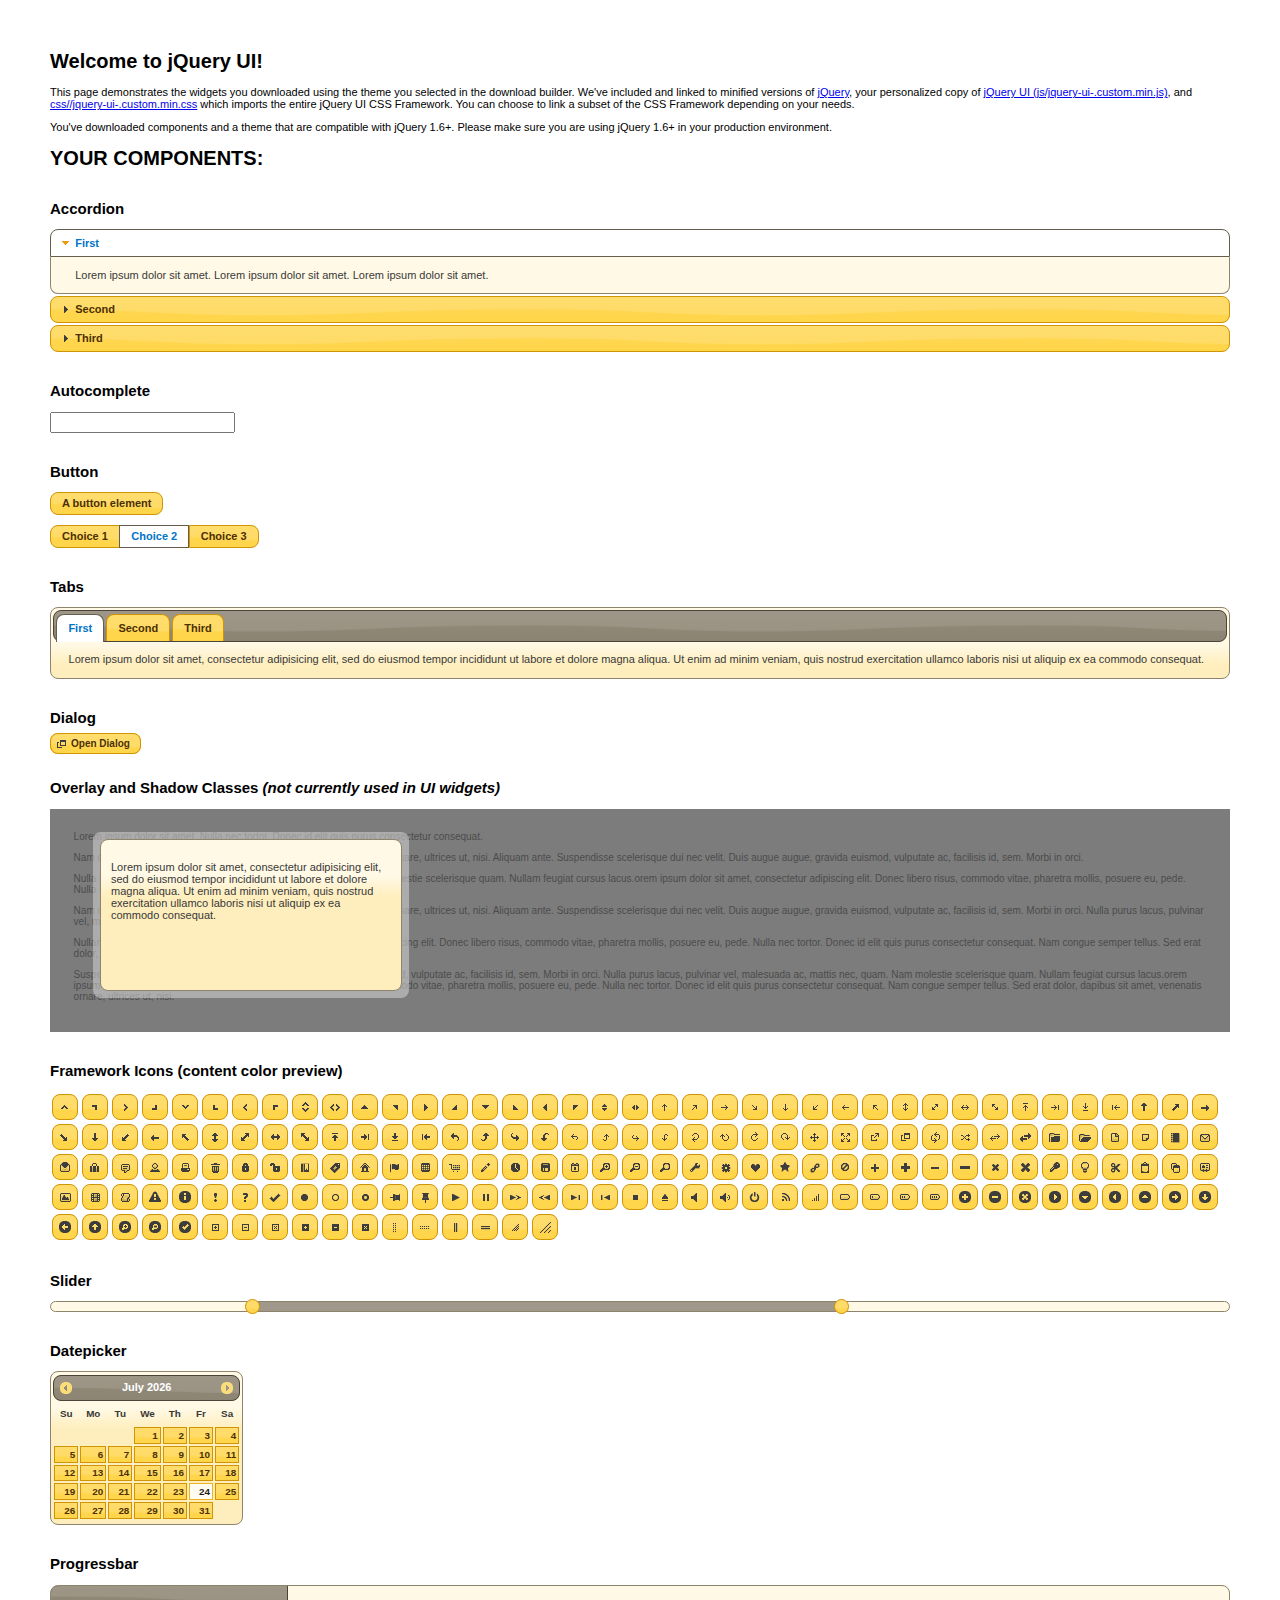
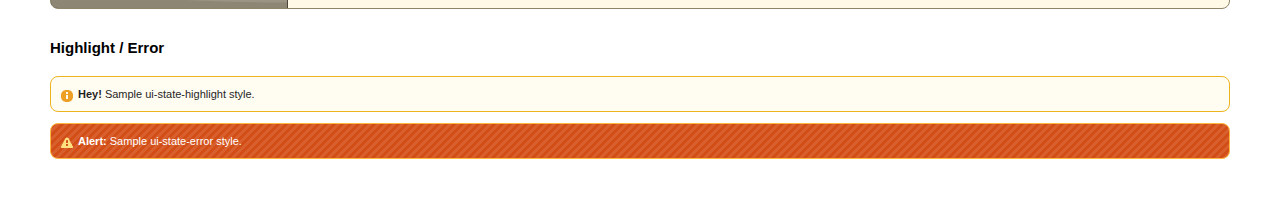
<file: Jquery/index.html>
<!doctype html>
<html lang="us">
<head>
	<meta charset="utf-8">
	<title>jQuery UI Example Page</title>
	<link href="css/sunny/jquery-ui-1.10.4.custom.css" rel="stylesheet">
	<script src="js/jquery-1.10.2.js"></script>
	<script src="js/jquery-ui-1.10.4.custom.js"></script>
	<script>
	$(function() {
		
		$( "#accordion" ).accordion();
		

		
		var availableTags = [
			"ActionScript",
			"AppleScript",
			"Asp",
			"BASIC",
			"C",
			"C++",
			"Clojure",
			"COBOL",
			"ColdFusion",
			"Erlang",
			"Fortran",
			"Groovy",
			"Haskell",
			"Java",
			"JavaScript",
			"Lisp",
			"Perl",
			"PHP",
			"Python",
			"Ruby",
			"Scala",
			"Scheme"
		];
		$( "#autocomplete" ).autocomplete({
			source: availableTags
		});
		

		
		$( "#button" ).button();
		$( "#radioset" ).buttonset();
		

		
		$( "#tabs" ).tabs();
		

		
		$( "#dialog" ).dialog({
			autoOpen: false,
			width: 400,
			buttons: [
				{
					text: "Ok",
					click: function() {
						$( this ).dialog( "close" );
					}
				},
				{
					text: "Cancel",
					click: function() {
						$( this ).dialog( "close" );
					}
				}
			]
		});

		// Link to open the dialog
		$( "#dialog-link" ).click(function( event ) {
			$( "#dialog" ).dialog( "open" );
			event.preventDefault();
		});
		

		
		$( "#datepicker" ).datepicker({
			inline: true
		});
		

		
		$( "#slider" ).slider({
			range: true,
			values: [ 17, 67 ]
		});
		

		
		$( "#progressbar" ).progressbar({
			value: 20
		});
		

		// Hover states on the static widgets
		$( "#dialog-link, #icons li" ).hover(
			function() {
				$( this ).addClass( "ui-state-hover" );
			},
			function() {
				$( this ).removeClass( "ui-state-hover" );
			}
		);
	});
	</script>
	<style>
	body{
		font: 62.5% "Trebuchet MS", sans-serif;
		margin: 50px;
	}
	.demoHeaders {
		margin-top: 2em;
	}
	#dialog-link {
		padding: .4em 1em .4em 20px;
		text-decoration: none;
		position: relative;
	}
	#dialog-link span.ui-icon {
		margin: 0 5px 0 0;
		position: absolute;
		left: .2em;
		top: 50%;
		margin-top: -8px;
	}
	#icons {
		margin: 0;
		padding: 0;
	}
	#icons li {
		margin: 2px;
		position: relative;
		padding: 4px 0;
		cursor: pointer;
		float: left;
		list-style: none;
	}
	#icons span.ui-icon {
		float: left;
		margin: 0 4px;
	}
	.fakewindowcontain .ui-widget-overlay {
		position: absolute;
	}
	</style>
</head>
<body>

<h1>Welcome to jQuery UI!</h1>

<div class="ui-widget">
	<p>This page demonstrates the widgets you downloaded using the theme you selected in the download builder. We've included and linked to minified versions of <a href="js/jquery-1.10.2.js">jQuery</a>, your personalized copy of <a href="js/jquery-ui-.custom.min.js">jQuery UI (js/jquery-ui-.custom.min.js)</a>, and <a href="css//jquery-ui-.custom.min.css">css//jquery-ui-.custom.min.css</a> which imports the entire jQuery UI CSS Framework. You can choose to link a subset of the CSS Framework depending on your needs. </p>
	<p>You've downloaded components and a theme that are compatible with jQuery 1.6+. Please make sure you are using jQuery 1.6+ in your production environment.</p>
</div>

<h1>YOUR COMPONENTS:</h1>


<!-- Accordion -->
<h2 class="demoHeaders">Accordion</h2>
<div id="accordion">
	<h3>First</h3>
	<div>Lorem ipsum dolor sit amet. Lorem ipsum dolor sit amet. Lorem ipsum dolor sit amet.</div>
	<h3>Second</h3>
	<div>Phasellus mattis tincidunt nibh.</div>
	<h3>Third</h3>
	<div>Nam dui erat, auctor a, dignissim quis.</div>
</div>



<!-- Autocomplete -->
<h2 class="demoHeaders">Autocomplete</h2>
<div>
	<input id="autocomplete" title="type &quot;a&quot;">
</div>



<!-- Button -->
<h2 class="demoHeaders">Button</h2>
<button id="button">A button element</button>
<form style="margin-top: 1em;">
	<div id="radioset">
		<input type="radio" id="radio1" name="radio"><label for="radio1">Choice 1</label>
		<input type="radio" id="radio2" name="radio" checked="checked"><label for="radio2">Choice 2</label>
		<input type="radio" id="radio3" name="radio"><label for="radio3">Choice 3</label>
	</div>
</form>



<!-- Tabs -->
<h2 class="demoHeaders">Tabs</h2>
<div id="tabs">
	<ul>
		<li><a href="#tabs-1">First</a></li>
		<li><a href="#tabs-2">Second</a></li>
		<li><a href="#tabs-3">Third</a></li>
	</ul>
	<div id="tabs-1">Lorem ipsum dolor sit amet, consectetur adipisicing elit, sed do eiusmod tempor incididunt ut labore et dolore magna aliqua. Ut enim ad minim veniam, quis nostrud exercitation ullamco laboris nisi ut aliquip ex ea commodo consequat.</div>
	<div id="tabs-2">Phasellus mattis tincidunt nibh. Cras orci urna, blandit id, pretium vel, aliquet ornare, felis. Maecenas scelerisque sem non nisl. Fusce sed lorem in enim dictum bibendum.</div>
	<div id="tabs-3">Nam dui erat, auctor a, dignissim quis, sollicitudin eu, felis. Pellentesque nisi urna, interdum eget, sagittis et, consequat vestibulum, lacus. Mauris porttitor ullamcorper augue.</div>
</div>



<!-- Dialog NOTE: Dialog is not generated by UI in this demo so it can be visually styled in themeroller-->
<h2 class="demoHeaders">Dialog</h2>
<p><a href="#" id="dialog-link" class="ui-state-default ui-corner-all"><span class="ui-icon ui-icon-newwin"></span>Open Dialog</a></p>

<h2 class="demoHeaders">Overlay and Shadow Classes <em>(not currently used in UI widgets)</em></h2>
<div style="position: relative; width: 96%; height: 200px; padding:1% 2%; overflow:hidden;" class="fakewindowcontain">
	<p>Lorem ipsum dolor sit amet,  Nulla nec tortor. Donec id elit quis purus consectetur consequat. </p><p>Nam congue semper tellus. Sed erat dolor, dapibus sit amet, venenatis ornare, ultrices ut, nisi. Aliquam ante. Suspendisse scelerisque dui nec velit. Duis augue augue, gravida euismod, vulputate ac, facilisis id, sem. Morbi in orci. </p><p>Nulla purus lacus, pulvinar vel, malesuada ac, mattis nec, quam. Nam molestie scelerisque quam. Nullam feugiat cursus lacus.orem ipsum dolor sit amet, consectetur adipiscing elit. Donec libero risus, commodo vitae, pharetra mollis, posuere eu, pede. Nulla nec tortor. Donec id elit quis purus consectetur consequat. </p><p>Nam congue semper tellus. Sed erat dolor, dapibus sit amet, venenatis ornare, ultrices ut, nisi. Aliquam ante. Suspendisse scelerisque dui nec velit. Duis augue augue, gravida euismod, vulputate ac, facilisis id, sem. Morbi in orci. Nulla purus lacus, pulvinar vel, malesuada ac, mattis nec, quam. Nam molestie scelerisque quam. </p><p>Nullam feugiat cursus lacus.orem ipsum dolor sit amet, consectetur adipiscing elit. Donec libero risus, commodo vitae, pharetra mollis, posuere eu, pede. Nulla nec tortor. Donec id elit quis purus consectetur consequat. Nam congue semper tellus. Sed erat dolor, dapibus sit amet, venenatis ornare, ultrices ut, nisi. Aliquam ante. </p><p>Suspendisse scelerisque dui nec velit. Duis augue augue, gravida euismod, vulputate ac, facilisis id, sem. Morbi in orci. Nulla purus lacus, pulvinar vel, malesuada ac, mattis nec, quam. Nam molestie scelerisque quam. Nullam feugiat cursus lacus.orem ipsum dolor sit amet, consectetur adipiscing elit. Donec libero risus, commodo vitae, pharetra mollis, posuere eu, pede. Nulla nec tortor. Donec id elit quis purus consectetur consequat. Nam congue semper tellus. Sed erat dolor, dapibus sit amet, venenatis ornare, ultrices ut, nisi. </p>

	<!-- ui-dialog -->
	<div class="ui-overlay"><div class="ui-widget-overlay"></div><div class="ui-widget-shadow ui-corner-all" style="width: 302px; height: 152px; position: absolute; left: 50px; top: 30px;"></div></div>
	<div style="position: absolute; width: 280px; height: 130px;left: 50px; top: 30px; padding: 10px;" class="ui-widget ui-widget-content ui-corner-all">
		<div class="ui-dialog-content ui-widget-content" style="background: none; border: 0;">
			<p>Lorem ipsum dolor sit amet, consectetur adipisicing elit, sed do eiusmod tempor incididunt ut labore et dolore magna aliqua. Ut enim ad minim veniam, quis nostrud exercitation ullamco laboris nisi ut aliquip ex ea commodo consequat.</p>
		</div>
	</div>

</div>

<!-- ui-dialog -->
<div id="dialog" title="Dialog Title">
	<p>Lorem ipsum dolor sit amet, consectetur adipisicing elit, sed do eiusmod tempor incididunt ut labore et dolore magna aliqua. Ut enim ad minim veniam, quis nostrud exercitation ullamco laboris nisi ut aliquip ex ea commodo consequat.</p>
</div>



<h2 class="demoHeaders">Framework Icons (content color preview)</h2>
<ul id="icons" class="ui-widget ui-helper-clearfix">
	<li class="ui-state-default ui-corner-all" title=".ui-icon-carat-1-n"><span class="ui-icon ui-icon-carat-1-n"></span></li>
	<li class="ui-state-default ui-corner-all" title=".ui-icon-carat-1-ne"><span class="ui-icon ui-icon-carat-1-ne"></span></li>
	<li class="ui-state-default ui-corner-all" title=".ui-icon-carat-1-e"><span class="ui-icon ui-icon-carat-1-e"></span></li>
	<li class="ui-state-default ui-corner-all" title=".ui-icon-carat-1-se"><span class="ui-icon ui-icon-carat-1-se"></span></li>
	<li class="ui-state-default ui-corner-all" title=".ui-icon-carat-1-s"><span class="ui-icon ui-icon-carat-1-s"></span></li>
	<li class="ui-state-default ui-corner-all" title=".ui-icon-carat-1-sw"><span class="ui-icon ui-icon-carat-1-sw"></span></li>
	<li class="ui-state-default ui-corner-all" title=".ui-icon-carat-1-w"><span class="ui-icon ui-icon-carat-1-w"></span></li>
	<li class="ui-state-default ui-corner-all" title=".ui-icon-carat-1-nw"><span class="ui-icon ui-icon-carat-1-nw"></span></li>
	<li class="ui-state-default ui-corner-all" title=".ui-icon-carat-2-n-s"><span class="ui-icon ui-icon-carat-2-n-s"></span></li>
	<li class="ui-state-default ui-corner-all" title=".ui-icon-carat-2-e-w"><span class="ui-icon ui-icon-carat-2-e-w"></span></li>
	<li class="ui-state-default ui-corner-all" title=".ui-icon-triangle-1-n"><span class="ui-icon ui-icon-triangle-1-n"></span></li>
	<li class="ui-state-default ui-corner-all" title=".ui-icon-triangle-1-ne"><span class="ui-icon ui-icon-triangle-1-ne"></span></li>
	<li class="ui-state-default ui-corner-all" title=".ui-icon-triangle-1-e"><span class="ui-icon ui-icon-triangle-1-e"></span></li>
	<li class="ui-state-default ui-corner-all" title=".ui-icon-triangle-1-se"><span class="ui-icon ui-icon-triangle-1-se"></span></li>
	<li class="ui-state-default ui-corner-all" title=".ui-icon-triangle-1-s"><span class="ui-icon ui-icon-triangle-1-s"></span></li>
	<li class="ui-state-default ui-corner-all" title=".ui-icon-triangle-1-sw"><span class="ui-icon ui-icon-triangle-1-sw"></span></li>
	<li class="ui-state-default ui-corner-all" title=".ui-icon-triangle-1-w"><span class="ui-icon ui-icon-triangle-1-w"></span></li>
	<li class="ui-state-default ui-corner-all" title=".ui-icon-triangle-1-nw"><span class="ui-icon ui-icon-triangle-1-nw"></span></li>
	<li class="ui-state-default ui-corner-all" title=".ui-icon-triangle-2-n-s"><span class="ui-icon ui-icon-triangle-2-n-s"></span></li>
	<li class="ui-state-default ui-corner-all" title=".ui-icon-triangle-2-e-w"><span class="ui-icon ui-icon-triangle-2-e-w"></span></li>
	<li class="ui-state-default ui-corner-all" title=".ui-icon-arrow-1-n"><span class="ui-icon ui-icon-arrow-1-n"></span></li>
	<li class="ui-state-default ui-corner-all" title=".ui-icon-arrow-1-ne"><span class="ui-icon ui-icon-arrow-1-ne"></span></li>
	<li class="ui-state-default ui-corner-all" title=".ui-icon-arrow-1-e"><span class="ui-icon ui-icon-arrow-1-e"></span></li>
	<li class="ui-state-default ui-corner-all" title=".ui-icon-arrow-1-se"><span class="ui-icon ui-icon-arrow-1-se"></span></li>
	<li class="ui-state-default ui-corner-all" title=".ui-icon-arrow-1-s"><span class="ui-icon ui-icon-arrow-1-s"></span></li>
	<li class="ui-state-default ui-corner-all" title=".ui-icon-arrow-1-sw"><span class="ui-icon ui-icon-arrow-1-sw"></span></li>
	<li class="ui-state-default ui-corner-all" title=".ui-icon-arrow-1-w"><span class="ui-icon ui-icon-arrow-1-w"></span></li>
	<li class="ui-state-default ui-corner-all" title=".ui-icon-arrow-1-nw"><span class="ui-icon ui-icon-arrow-1-nw"></span></li>
	<li class="ui-state-default ui-corner-all" title=".ui-icon-arrow-2-n-s"><span class="ui-icon ui-icon-arrow-2-n-s"></span></li>
	<li class="ui-state-default ui-corner-all" title=".ui-icon-arrow-2-ne-sw"><span class="ui-icon ui-icon-arrow-2-ne-sw"></span></li>
	<li class="ui-state-default ui-corner-all" title=".ui-icon-arrow-2-e-w"><span class="ui-icon ui-icon-arrow-2-e-w"></span></li>
	<li class="ui-state-default ui-corner-all" title=".ui-icon-arrow-2-se-nw"><span class="ui-icon ui-icon-arrow-2-se-nw"></span></li>
	<li class="ui-state-default ui-corner-all" title=".ui-icon-arrowstop-1-n"><span class="ui-icon ui-icon-arrowstop-1-n"></span></li>
	<li class="ui-state-default ui-corner-all" title=".ui-icon-arrowstop-1-e"><span class="ui-icon ui-icon-arrowstop-1-e"></span></li>
	<li class="ui-state-default ui-corner-all" title=".ui-icon-arrowstop-1-s"><span class="ui-icon ui-icon-arrowstop-1-s"></span></li>
	<li class="ui-state-default ui-corner-all" title=".ui-icon-arrowstop-1-w"><span class="ui-icon ui-icon-arrowstop-1-w"></span></li>
	<li class="ui-state-default ui-corner-all" title=".ui-icon-arrowthick-1-n"><span class="ui-icon ui-icon-arrowthick-1-n"></span></li>
	<li class="ui-state-default ui-corner-all" title=".ui-icon-arrowthick-1-ne"><span class="ui-icon ui-icon-arrowthick-1-ne"></span></li>
	<li class="ui-state-default ui-corner-all" title=".ui-icon-arrowthick-1-e"><span class="ui-icon ui-icon-arrowthick-1-e"></span></li>
	<li class="ui-state-default ui-corner-all" title=".ui-icon-arrowthick-1-se"><span class="ui-icon ui-icon-arrowthick-1-se"></span></li>
	<li class="ui-state-default ui-corner-all" title=".ui-icon-arrowthick-1-s"><span class="ui-icon ui-icon-arrowthick-1-s"></span></li>
	<li class="ui-state-default ui-corner-all" title=".ui-icon-arrowthick-1-sw"><span class="ui-icon ui-icon-arrowthick-1-sw"></span></li>
	<li class="ui-state-default ui-corner-all" title=".ui-icon-arrowthick-1-w"><span class="ui-icon ui-icon-arrowthick-1-w"></span></li>
	<li class="ui-state-default ui-corner-all" title=".ui-icon-arrowthick-1-nw"><span class="ui-icon ui-icon-arrowthick-1-nw"></span></li>
	<li class="ui-state-default ui-corner-all" title=".ui-icon-arrowthick-2-n-s"><span class="ui-icon ui-icon-arrowthick-2-n-s"></span></li>
	<li class="ui-state-default ui-corner-all" title=".ui-icon-arrowthick-2-ne-sw"><span class="ui-icon ui-icon-arrowthick-2-ne-sw"></span></li>
	<li class="ui-state-default ui-corner-all" title=".ui-icon-arrowthick-2-e-w"><span class="ui-icon ui-icon-arrowthick-2-e-w"></span></li>
	<li class="ui-state-default ui-corner-all" title=".ui-icon-arrowthick-2-se-nw"><span class="ui-icon ui-icon-arrowthick-2-se-nw"></span></li>
	<li class="ui-state-default ui-corner-all" title=".ui-icon-arrowthickstop-1-n"><span class="ui-icon ui-icon-arrowthickstop-1-n"></span></li>
	<li class="ui-state-default ui-corner-all" title=".ui-icon-arrowthickstop-1-e"><span class="ui-icon ui-icon-arrowthickstop-1-e"></span></li>
	<li class="ui-state-default ui-corner-all" title=".ui-icon-arrowthickstop-1-s"><span class="ui-icon ui-icon-arrowthickstop-1-s"></span></li>
	<li class="ui-state-default ui-corner-all" title=".ui-icon-arrowthickstop-1-w"><span class="ui-icon ui-icon-arrowthickstop-1-w"></span></li>
	<li class="ui-state-default ui-corner-all" title=".ui-icon-arrowreturnthick-1-w"><span class="ui-icon ui-icon-arrowreturnthick-1-w"></span></li>
	<li class="ui-state-default ui-corner-all" title=".ui-icon-arrowreturnthick-1-n"><span class="ui-icon ui-icon-arrowreturnthick-1-n"></span></li>
	<li class="ui-state-default ui-corner-all" title=".ui-icon-arrowreturnthick-1-e"><span class="ui-icon ui-icon-arrowreturnthick-1-e"></span></li>
	<li class="ui-state-default ui-corner-all" title=".ui-icon-arrowreturnthick-1-s"><span class="ui-icon ui-icon-arrowreturnthick-1-s"></span></li>
	<li class="ui-state-default ui-corner-all" title=".ui-icon-arrowreturn-1-w"><span class="ui-icon ui-icon-arrowreturn-1-w"></span></li>
	<li class="ui-state-default ui-corner-all" title=".ui-icon-arrowreturn-1-n"><span class="ui-icon ui-icon-arrowreturn-1-n"></span></li>
	<li class="ui-state-default ui-corner-all" title=".ui-icon-arrowreturn-1-e"><span class="ui-icon ui-icon-arrowreturn-1-e"></span></li>
	<li class="ui-state-default ui-corner-all" title=".ui-icon-arrowreturn-1-s"><span class="ui-icon ui-icon-arrowreturn-1-s"></span></li>
	<li class="ui-state-default ui-corner-all" title=".ui-icon-arrowrefresh-1-w"><span class="ui-icon ui-icon-arrowrefresh-1-w"></span></li>
	<li class="ui-state-default ui-corner-all" title=".ui-icon-arrowrefresh-1-n"><span class="ui-icon ui-icon-arrowrefresh-1-n"></span></li>
	<li class="ui-state-default ui-corner-all" title=".ui-icon-arrowrefresh-1-e"><span class="ui-icon ui-icon-arrowrefresh-1-e"></span></li>
	<li class="ui-state-default ui-corner-all" title=".ui-icon-arrowrefresh-1-s"><span class="ui-icon ui-icon-arrowrefresh-1-s"></span></li>
	<li class="ui-state-default ui-corner-all" title=".ui-icon-arrow-4"><span class="ui-icon ui-icon-arrow-4"></span></li>
	<li class="ui-state-default ui-corner-all" title=".ui-icon-arrow-4-diag"><span class="ui-icon ui-icon-arrow-4-diag"></span></li>
	<li class="ui-state-default ui-corner-all" title=".ui-icon-extlink"><span class="ui-icon ui-icon-extlink"></span></li>
	<li class="ui-state-default ui-corner-all" title=".ui-icon-newwin"><span class="ui-icon ui-icon-newwin"></span></li>
	<li class="ui-state-default ui-corner-all" title=".ui-icon-refresh"><span class="ui-icon ui-icon-refresh"></span></li>
	<li class="ui-state-default ui-corner-all" title=".ui-icon-shuffle"><span class="ui-icon ui-icon-shuffle"></span></li>
	<li class="ui-state-default ui-corner-all" title=".ui-icon-transfer-e-w"><span class="ui-icon ui-icon-transfer-e-w"></span></li>
	<li class="ui-state-default ui-corner-all" title=".ui-icon-transferthick-e-w"><span class="ui-icon ui-icon-transferthick-e-w"></span></li>
	<li class="ui-state-default ui-corner-all" title=".ui-icon-folder-collapsed"><span class="ui-icon ui-icon-folder-collapsed"></span></li>
	<li class="ui-state-default ui-corner-all" title=".ui-icon-folder-open"><span class="ui-icon ui-icon-folder-open"></span></li>
	<li class="ui-state-default ui-corner-all" title=".ui-icon-document"><span class="ui-icon ui-icon-document"></span></li>
	<li class="ui-state-default ui-corner-all" title=".ui-icon-document-b"><span class="ui-icon ui-icon-document-b"></span></li>
	<li class="ui-state-default ui-corner-all" title=".ui-icon-note"><span class="ui-icon ui-icon-note"></span></li>
	<li class="ui-state-default ui-corner-all" title=".ui-icon-mail-closed"><span class="ui-icon ui-icon-mail-closed"></span></li>
	<li class="ui-state-default ui-corner-all" title=".ui-icon-mail-open"><span class="ui-icon ui-icon-mail-open"></span></li>
	<li class="ui-state-default ui-corner-all" title=".ui-icon-suitcase"><span class="ui-icon ui-icon-suitcase"></span></li>
	<li class="ui-state-default ui-corner-all" title=".ui-icon-comment"><span class="ui-icon ui-icon-comment"></span></li>
	<li class="ui-state-default ui-corner-all" title=".ui-icon-person"><span class="ui-icon ui-icon-person"></span></li>
	<li class="ui-state-default ui-corner-all" title=".ui-icon-print"><span class="ui-icon ui-icon-print"></span></li>
	<li class="ui-state-default ui-corner-all" title=".ui-icon-trash"><span class="ui-icon ui-icon-trash"></span></li>
	<li class="ui-state-default ui-corner-all" title=".ui-icon-locked"><span class="ui-icon ui-icon-locked"></span></li>
	<li class="ui-state-default ui-corner-all" title=".ui-icon-unlocked"><span class="ui-icon ui-icon-unlocked"></span></li>
	<li class="ui-state-default ui-corner-all" title=".ui-icon-bookmark"><span class="ui-icon ui-icon-bookmark"></span></li>
	<li class="ui-state-default ui-corner-all" title=".ui-icon-tag"><span class="ui-icon ui-icon-tag"></span></li>
	<li class="ui-state-default ui-corner-all" title=".ui-icon-home"><span class="ui-icon ui-icon-home"></span></li>
	<li class="ui-state-default ui-corner-all" title=".ui-icon-flag"><span class="ui-icon ui-icon-flag"></span></li>
	<li class="ui-state-default ui-corner-all" title=".ui-icon-calculator"><span class="ui-icon ui-icon-calculator"></span></li>
	<li class="ui-state-default ui-corner-all" title=".ui-icon-cart"><span class="ui-icon ui-icon-cart"></span></li>
	<li class="ui-state-default ui-corner-all" title=".ui-icon-pencil"><span class="ui-icon ui-icon-pencil"></span></li>
	<li class="ui-state-default ui-corner-all" title=".ui-icon-clock"><span class="ui-icon ui-icon-clock"></span></li>
	<li class="ui-state-default ui-corner-all" title=".ui-icon-disk"><span class="ui-icon ui-icon-disk"></span></li>
	<li class="ui-state-default ui-corner-all" title=".ui-icon-calendar"><span class="ui-icon ui-icon-calendar"></span></li>
	<li class="ui-state-default ui-corner-all" title=".ui-icon-zoomin"><span class="ui-icon ui-icon-zoomin"></span></li>
	<li class="ui-state-default ui-corner-all" title=".ui-icon-zoomout"><span class="ui-icon ui-icon-zoomout"></span></li>
	<li class="ui-state-default ui-corner-all" title=".ui-icon-search"><span class="ui-icon ui-icon-search"></span></li>
	<li class="ui-state-default ui-corner-all" title=".ui-icon-wrench"><span class="ui-icon ui-icon-wrench"></span></li>
	<li class="ui-state-default ui-corner-all" title=".ui-icon-gear"><span class="ui-icon ui-icon-gear"></span></li>
	<li class="ui-state-default ui-corner-all" title=".ui-icon-heart"><span class="ui-icon ui-icon-heart"></span></li>
	<li class="ui-state-default ui-corner-all" title=".ui-icon-star"><span class="ui-icon ui-icon-star"></span></li>
	<li class="ui-state-default ui-corner-all" title=".ui-icon-link"><span class="ui-icon ui-icon-link"></span></li>
	<li class="ui-state-default ui-corner-all" title=".ui-icon-cancel"><span class="ui-icon ui-icon-cancel"></span></li>
	<li class="ui-state-default ui-corner-all" title=".ui-icon-plus"><span class="ui-icon ui-icon-plus"></span></li>
	<li class="ui-state-default ui-corner-all" title=".ui-icon-plusthick"><span class="ui-icon ui-icon-plusthick"></span></li>
	<li class="ui-state-default ui-corner-all" title=".ui-icon-minus"><span class="ui-icon ui-icon-minus"></span></li>
	<li class="ui-state-default ui-corner-all" title=".ui-icon-minusthick"><span class="ui-icon ui-icon-minusthick"></span></li>
	<li class="ui-state-default ui-corner-all" title=".ui-icon-close"><span class="ui-icon ui-icon-close"></span></li>
	<li class="ui-state-default ui-corner-all" title=".ui-icon-closethick"><span class="ui-icon ui-icon-closethick"></span></li>
	<li class="ui-state-default ui-corner-all" title=".ui-icon-key"><span class="ui-icon ui-icon-key"></span></li>
	<li class="ui-state-default ui-corner-all" title=".ui-icon-lightbulb"><span class="ui-icon ui-icon-lightbulb"></span></li>
	<li class="ui-state-default ui-corner-all" title=".ui-icon-scissors"><span class="ui-icon ui-icon-scissors"></span></li>
	<li class="ui-state-default ui-corner-all" title=".ui-icon-clipboard"><span class="ui-icon ui-icon-clipboard"></span></li>
	<li class="ui-state-default ui-corner-all" title=".ui-icon-copy"><span class="ui-icon ui-icon-copy"></span></li>
	<li class="ui-state-default ui-corner-all" title=".ui-icon-contact"><span class="ui-icon ui-icon-contact"></span></li>
	<li class="ui-state-default ui-corner-all" title=".ui-icon-image"><span class="ui-icon ui-icon-image"></span></li>
	<li class="ui-state-default ui-corner-all" title=".ui-icon-video"><span class="ui-icon ui-icon-video"></span></li>
	<li class="ui-state-default ui-corner-all" title=".ui-icon-script"><span class="ui-icon ui-icon-script"></span></li>
	<li class="ui-state-default ui-corner-all" title=".ui-icon-alert"><span class="ui-icon ui-icon-alert"></span></li>
	<li class="ui-state-default ui-corner-all" title=".ui-icon-info"><span class="ui-icon ui-icon-info"></span></li>
	<li class="ui-state-default ui-corner-all" title=".ui-icon-notice"><span class="ui-icon ui-icon-notice"></span></li>
	<li class="ui-state-default ui-corner-all" title=".ui-icon-help"><span class="ui-icon ui-icon-help"></span></li>
	<li class="ui-state-default ui-corner-all" title=".ui-icon-check"><span class="ui-icon ui-icon-check"></span></li>
	<li class="ui-state-default ui-corner-all" title=".ui-icon-bullet"><span class="ui-icon ui-icon-bullet"></span></li>
	<li class="ui-state-default ui-corner-all" title=".ui-icon-radio-off"><span class="ui-icon ui-icon-radio-off"></span></li>
	<li class="ui-state-default ui-corner-all" title=".ui-icon-radio-on"><span class="ui-icon ui-icon-radio-on"></span></li>
	<li class="ui-state-default ui-corner-all" title=".ui-icon-pin-w"><span class="ui-icon ui-icon-pin-w"></span></li>
	<li class="ui-state-default ui-corner-all" title=".ui-icon-pin-s"><span class="ui-icon ui-icon-pin-s"></span></li>
	<li class="ui-state-default ui-corner-all" title=".ui-icon-play"><span class="ui-icon ui-icon-play"></span></li>
	<li class="ui-state-default ui-corner-all" title=".ui-icon-pause"><span class="ui-icon ui-icon-pause"></span></li>
	<li class="ui-state-default ui-corner-all" title=".ui-icon-seek-next"><span class="ui-icon ui-icon-seek-next"></span></li>
	<li class="ui-state-default ui-corner-all" title=".ui-icon-seek-prev"><span class="ui-icon ui-icon-seek-prev"></span></li>
	<li class="ui-state-default ui-corner-all" title=".ui-icon-seek-end"><span class="ui-icon ui-icon-seek-end"></span></li>
	<li class="ui-state-default ui-corner-all" title=".ui-icon-seek-first"><span class="ui-icon ui-icon-seek-first"></span></li>
	<li class="ui-state-default ui-corner-all" title=".ui-icon-stop"><span class="ui-icon ui-icon-stop"></span></li>
	<li class="ui-state-default ui-corner-all" title=".ui-icon-eject"><span class="ui-icon ui-icon-eject"></span></li>
	<li class="ui-state-default ui-corner-all" title=".ui-icon-volume-off"><span class="ui-icon ui-icon-volume-off"></span></li>
	<li class="ui-state-default ui-corner-all" title=".ui-icon-volume-on"><span class="ui-icon ui-icon-volume-on"></span></li>
	<li class="ui-state-default ui-corner-all" title=".ui-icon-power"><span class="ui-icon ui-icon-power"></span></li>
	<li class="ui-state-default ui-corner-all" title=".ui-icon-signal-diag"><span class="ui-icon ui-icon-signal-diag"></span></li>
	<li class="ui-state-default ui-corner-all" title=".ui-icon-signal"><span class="ui-icon ui-icon-signal"></span></li>
	<li class="ui-state-default ui-corner-all" title=".ui-icon-battery-0"><span class="ui-icon ui-icon-battery-0"></span></li>
	<li class="ui-state-default ui-corner-all" title=".ui-icon-battery-1"><span class="ui-icon ui-icon-battery-1"></span></li>
	<li class="ui-state-default ui-corner-all" title=".ui-icon-battery-2"><span class="ui-icon ui-icon-battery-2"></span></li>
	<li class="ui-state-default ui-corner-all" title=".ui-icon-battery-3"><span class="ui-icon ui-icon-battery-3"></span></li>
	<li class="ui-state-default ui-corner-all" title=".ui-icon-circle-plus"><span class="ui-icon ui-icon-circle-plus"></span></li>
	<li class="ui-state-default ui-corner-all" title=".ui-icon-circle-minus"><span class="ui-icon ui-icon-circle-minus"></span></li>
	<li class="ui-state-default ui-corner-all" title=".ui-icon-circle-close"><span class="ui-icon ui-icon-circle-close"></span></li>
	<li class="ui-state-default ui-corner-all" title=".ui-icon-circle-triangle-e"><span class="ui-icon ui-icon-circle-triangle-e"></span></li>
	<li class="ui-state-default ui-corner-all" title=".ui-icon-circle-triangle-s"><span class="ui-icon ui-icon-circle-triangle-s"></span></li>
	<li class="ui-state-default ui-corner-all" title=".ui-icon-circle-triangle-w"><span class="ui-icon ui-icon-circle-triangle-w"></span></li>
	<li class="ui-state-default ui-corner-all" title=".ui-icon-circle-triangle-n"><span class="ui-icon ui-icon-circle-triangle-n"></span></li>
	<li class="ui-state-default ui-corner-all" title=".ui-icon-circle-arrow-e"><span class="ui-icon ui-icon-circle-arrow-e"></span></li>
	<li class="ui-state-default ui-corner-all" title=".ui-icon-circle-arrow-s"><span class="ui-icon ui-icon-circle-arrow-s"></span></li>
	<li class="ui-state-default ui-corner-all" title=".ui-icon-circle-arrow-w"><span class="ui-icon ui-icon-circle-arrow-w"></span></li>
	<li class="ui-state-default ui-corner-all" title=".ui-icon-circle-arrow-n"><span class="ui-icon ui-icon-circle-arrow-n"></span></li>
	<li class="ui-state-default ui-corner-all" title=".ui-icon-circle-zoomin"><span class="ui-icon ui-icon-circle-zoomin"></span></li>
	<li class="ui-state-default ui-corner-all" title=".ui-icon-circle-zoomout"><span class="ui-icon ui-icon-circle-zoomout"></span></li>
	<li class="ui-state-default ui-corner-all" title=".ui-icon-circle-check"><span class="ui-icon ui-icon-circle-check"></span></li>
	<li class="ui-state-default ui-corner-all" title=".ui-icon-circlesmall-plus"><span class="ui-icon ui-icon-circlesmall-plus"></span></li>
	<li class="ui-state-default ui-corner-all" title=".ui-icon-circlesmall-minus"><span class="ui-icon ui-icon-circlesmall-minus"></span></li>
	<li class="ui-state-default ui-corner-all" title=".ui-icon-circlesmall-close"><span class="ui-icon ui-icon-circlesmall-close"></span></li>
	<li class="ui-state-default ui-corner-all" title=".ui-icon-squaresmall-plus"><span class="ui-icon ui-icon-squaresmall-plus"></span></li>
	<li class="ui-state-default ui-corner-all" title=".ui-icon-squaresmall-minus"><span class="ui-icon ui-icon-squaresmall-minus"></span></li>
	<li class="ui-state-default ui-corner-all" title=".ui-icon-squaresmall-close"><span class="ui-icon ui-icon-squaresmall-close"></span></li>
	<li class="ui-state-default ui-corner-all" title=".ui-icon-grip-dotted-vertical"><span class="ui-icon ui-icon-grip-dotted-vertical"></span></li>
	<li class="ui-state-default ui-corner-all" title=".ui-icon-grip-dotted-horizontal"><span class="ui-icon ui-icon-grip-dotted-horizontal"></span></li>
	<li class="ui-state-default ui-corner-all" title=".ui-icon-grip-solid-vertical"><span class="ui-icon ui-icon-grip-solid-vertical"></span></li>
	<li class="ui-state-default ui-corner-all" title=".ui-icon-grip-solid-horizontal"><span class="ui-icon ui-icon-grip-solid-horizontal"></span></li>
	<li class="ui-state-default ui-corner-all" title=".ui-icon-gripsmall-diagonal-se"><span class="ui-icon ui-icon-gripsmall-diagonal-se"></span></li>
	<li class="ui-state-default ui-corner-all" title=".ui-icon-grip-diagonal-se"><span class="ui-icon ui-icon-grip-diagonal-se"></span></li>
</ul>


<!-- Slider -->
<h2 class="demoHeaders">Slider</h2>
<div id="slider"></div>



<!-- Datepicker -->
<h2 class="demoHeaders">Datepicker</h2>
<div id="datepicker"></div>



<!-- Progressbar -->
<h2 class="demoHeaders">Progressbar</h2>
<div id="progressbar"></div>


<!-- Highlight / Error -->
<h2 class="demoHeaders">Highlight / Error</h2>
<div class="ui-widget">
	<div class="ui-state-highlight ui-corner-all" style="margin-top: 20px; padding: 0 .7em;">
		<p><span class="ui-icon ui-icon-info" style="float: left; margin-right: .3em;"></span>
		<strong>Hey!</strong> Sample ui-state-highlight style.</p>
	</div>
</div>
<br>
<div class="ui-widget">
	<div class="ui-state-error ui-corner-all" style="padding: 0 .7em;">
		<p><span class="ui-icon ui-icon-alert" style="float: left; margin-right: .3em;"></span>
		<strong>Alert:</strong> Sample ui-state-error style.</p>
	</div>
</div>

</body>
</html>
</file>
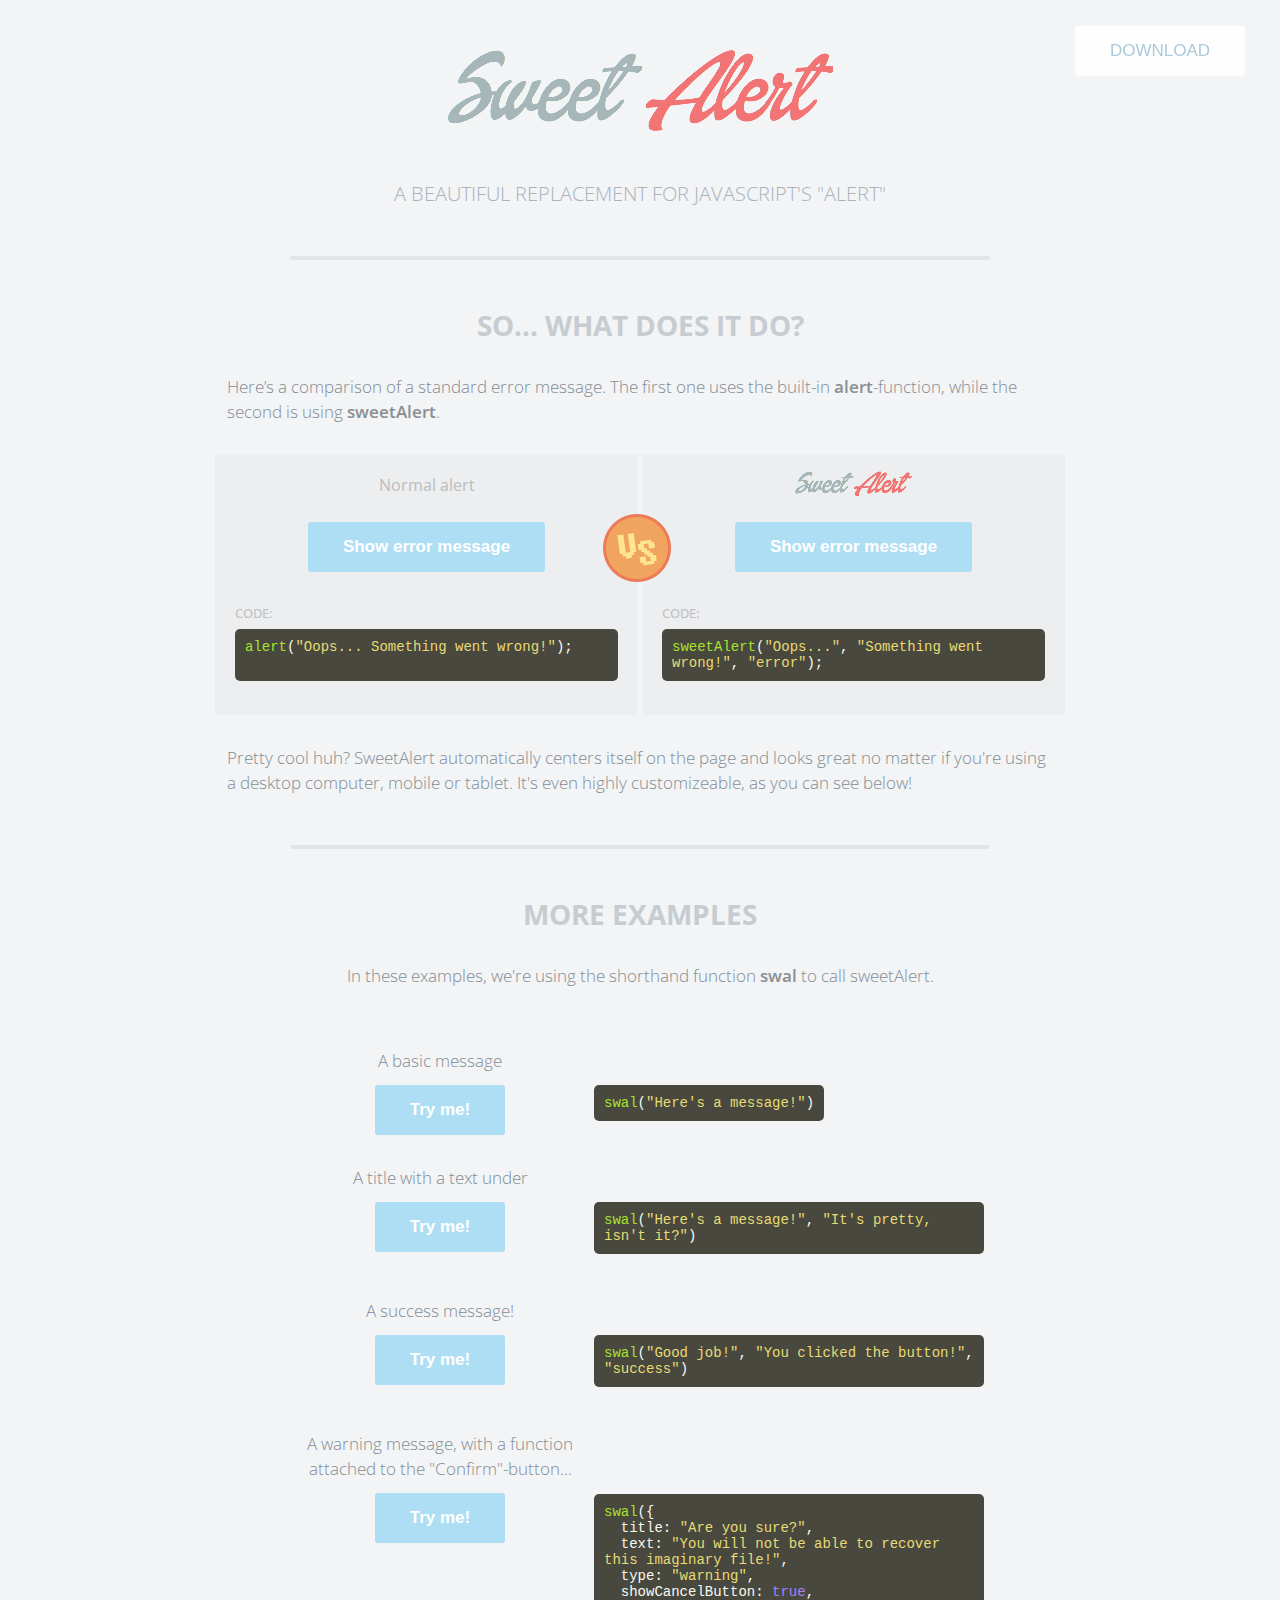
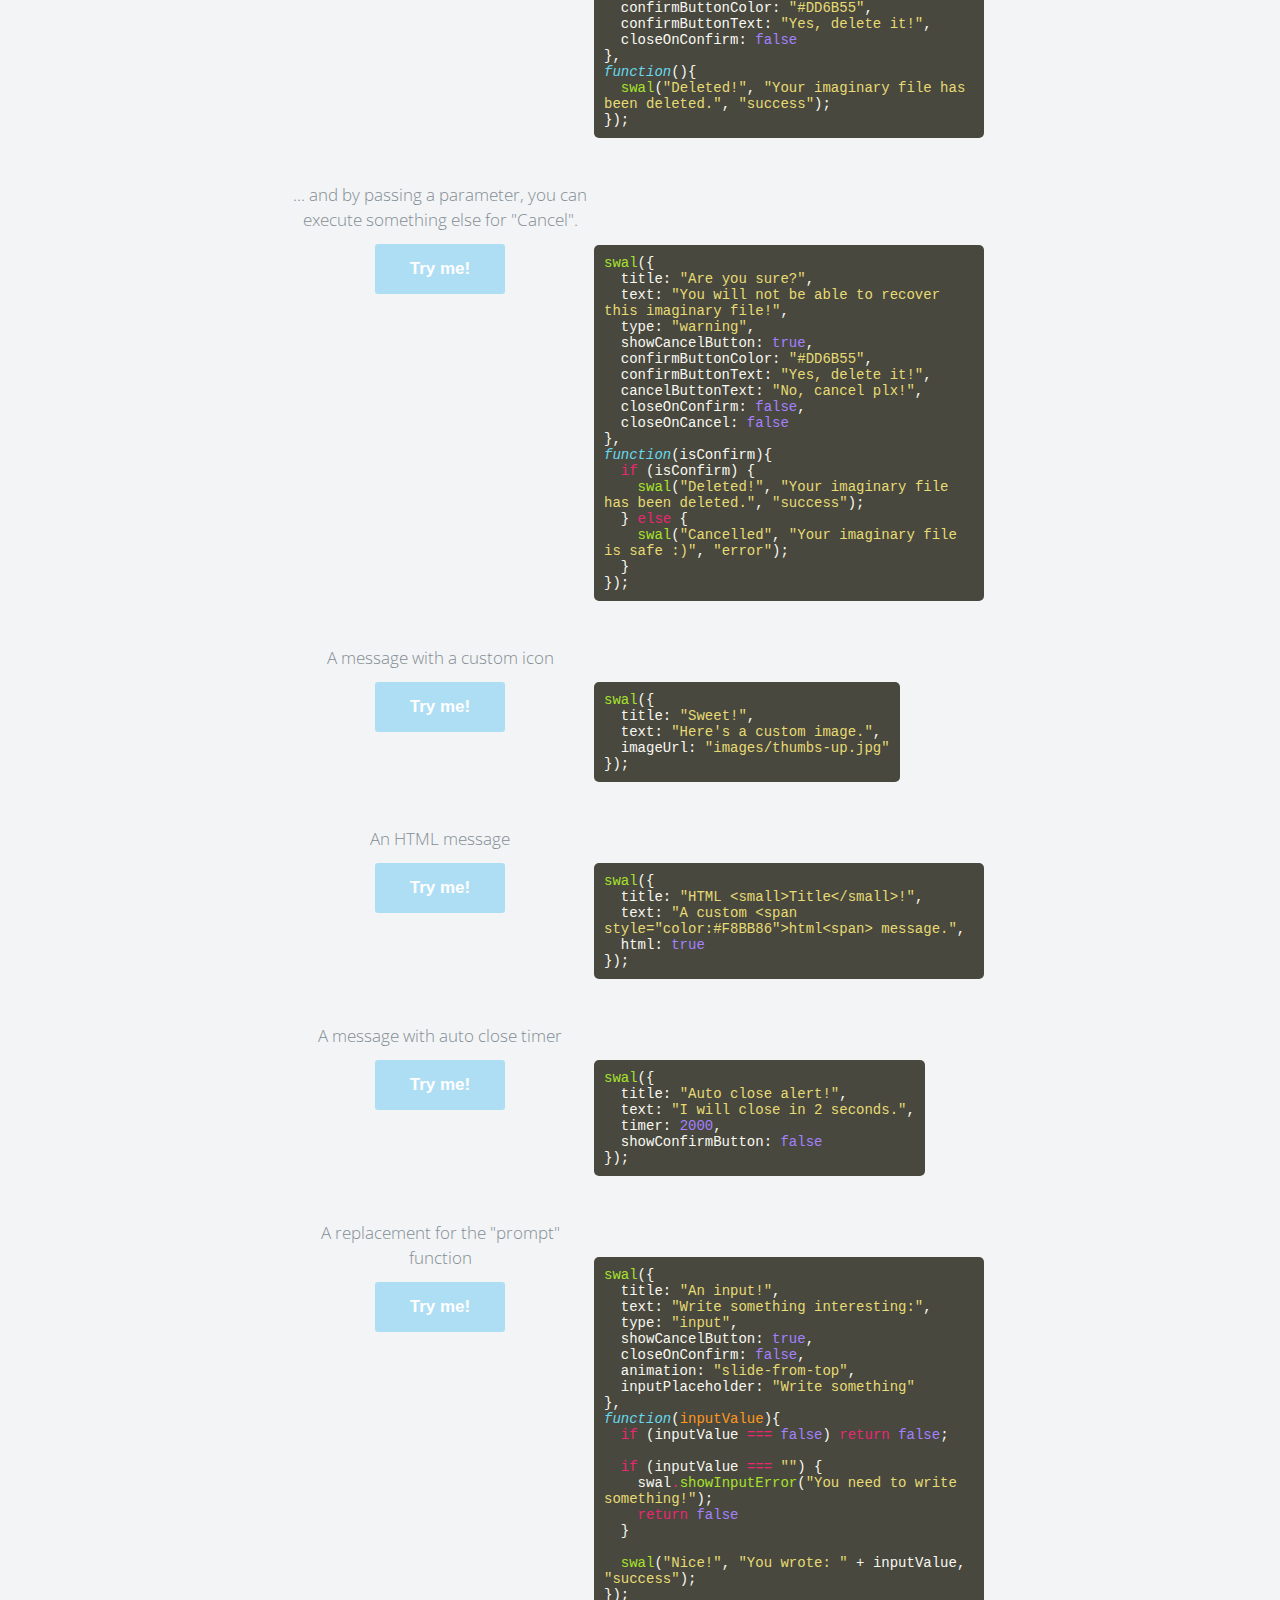
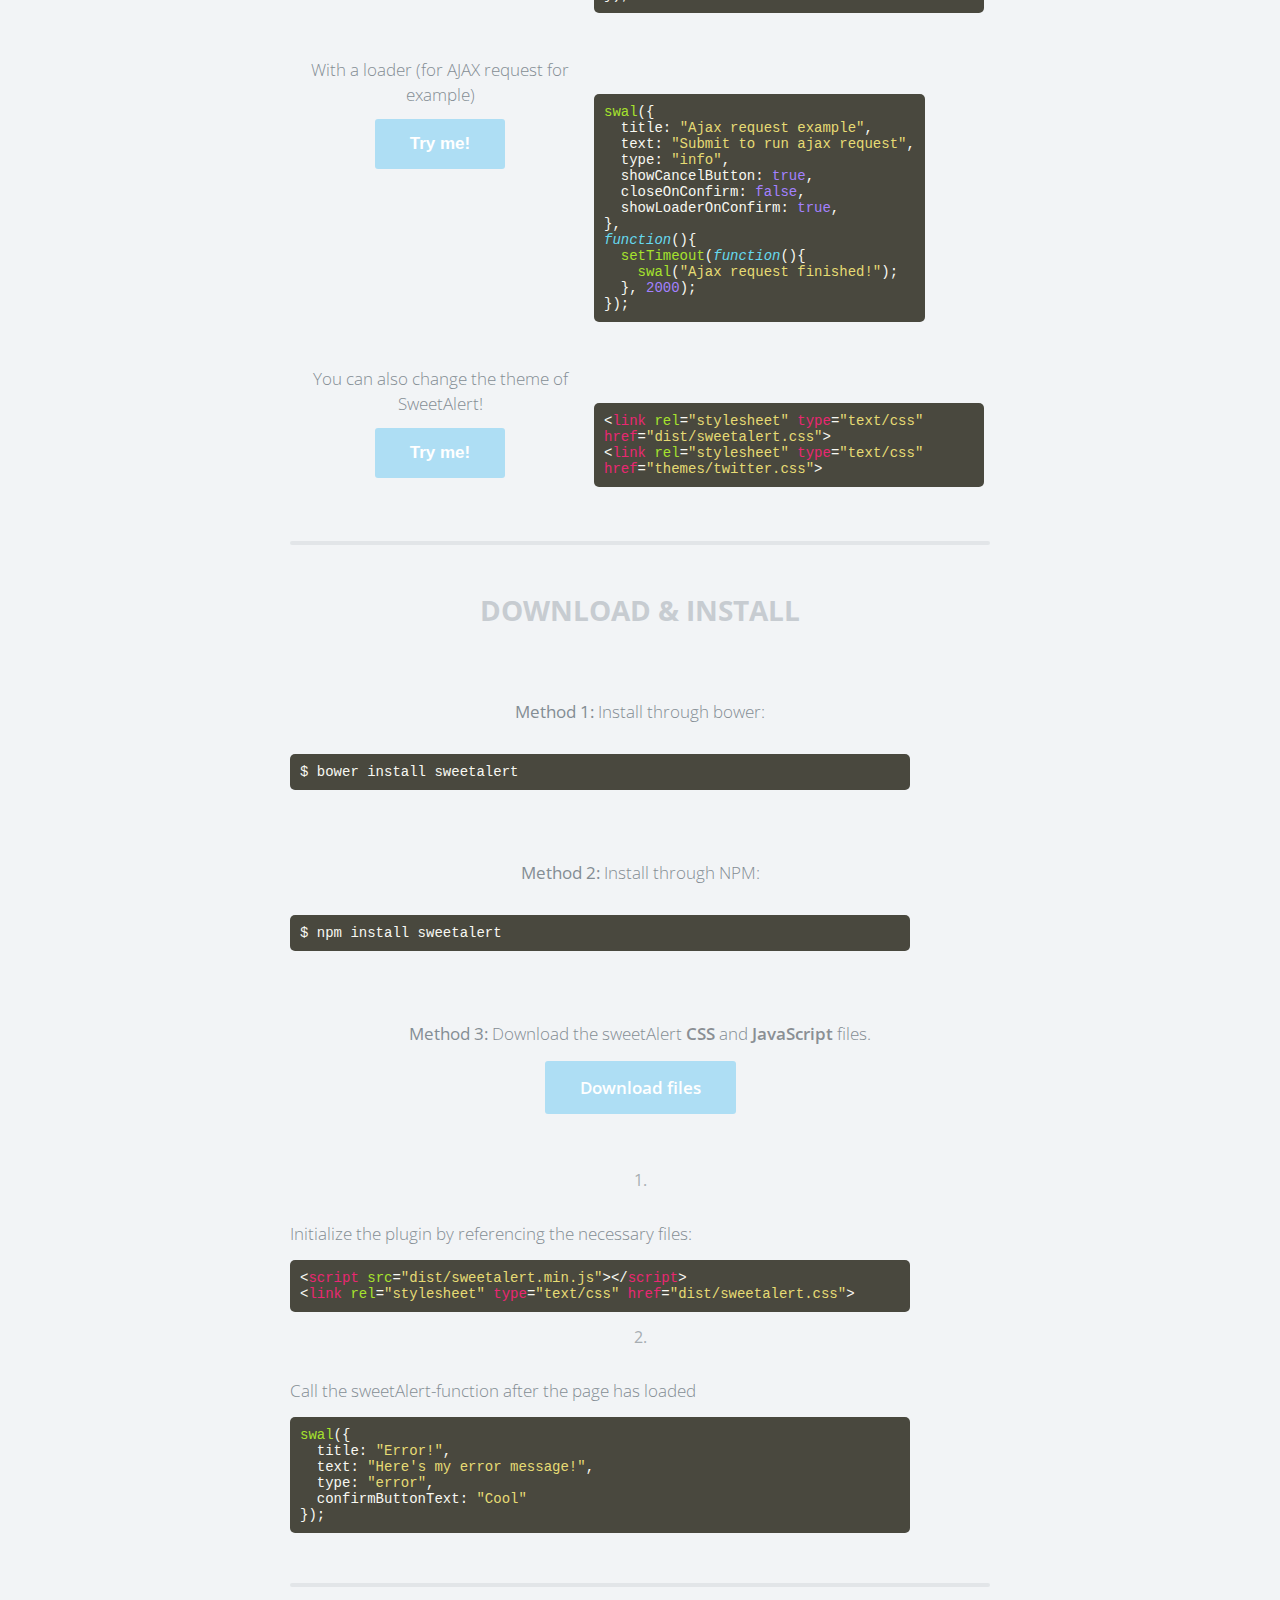
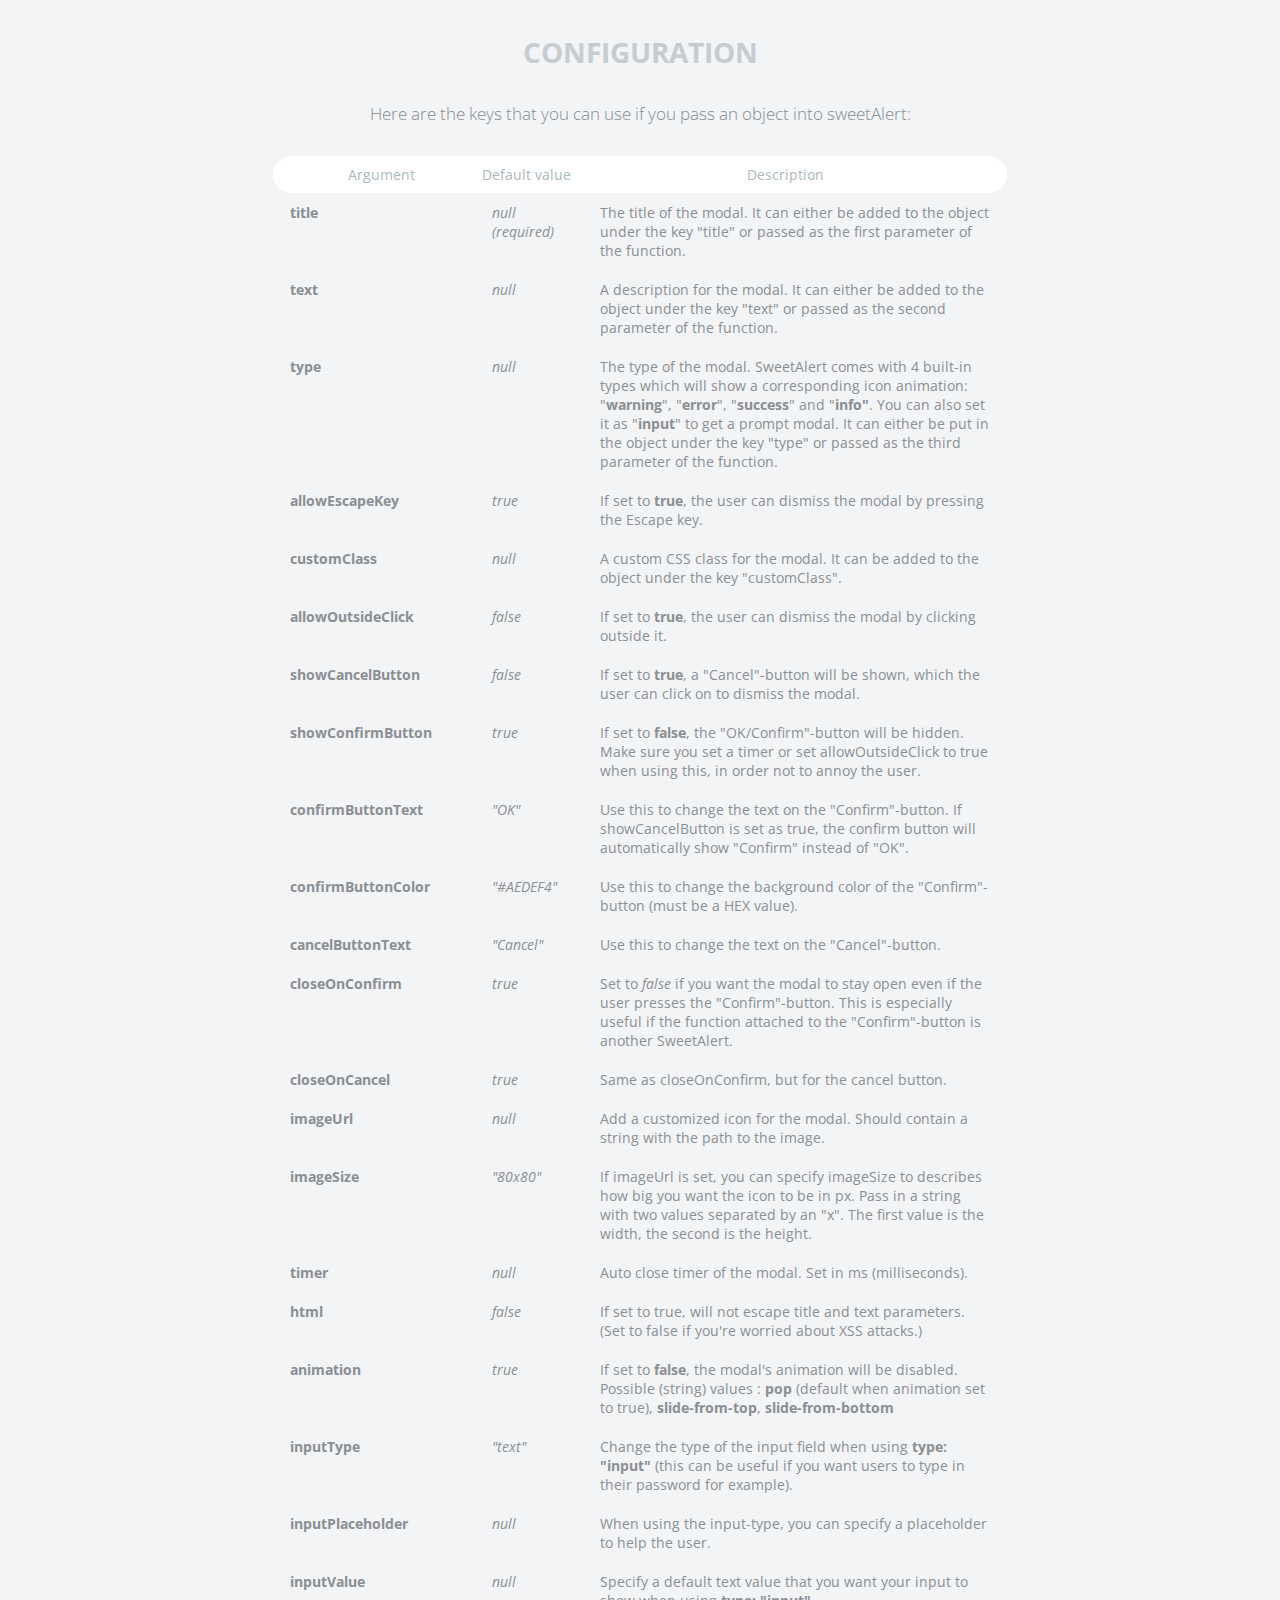
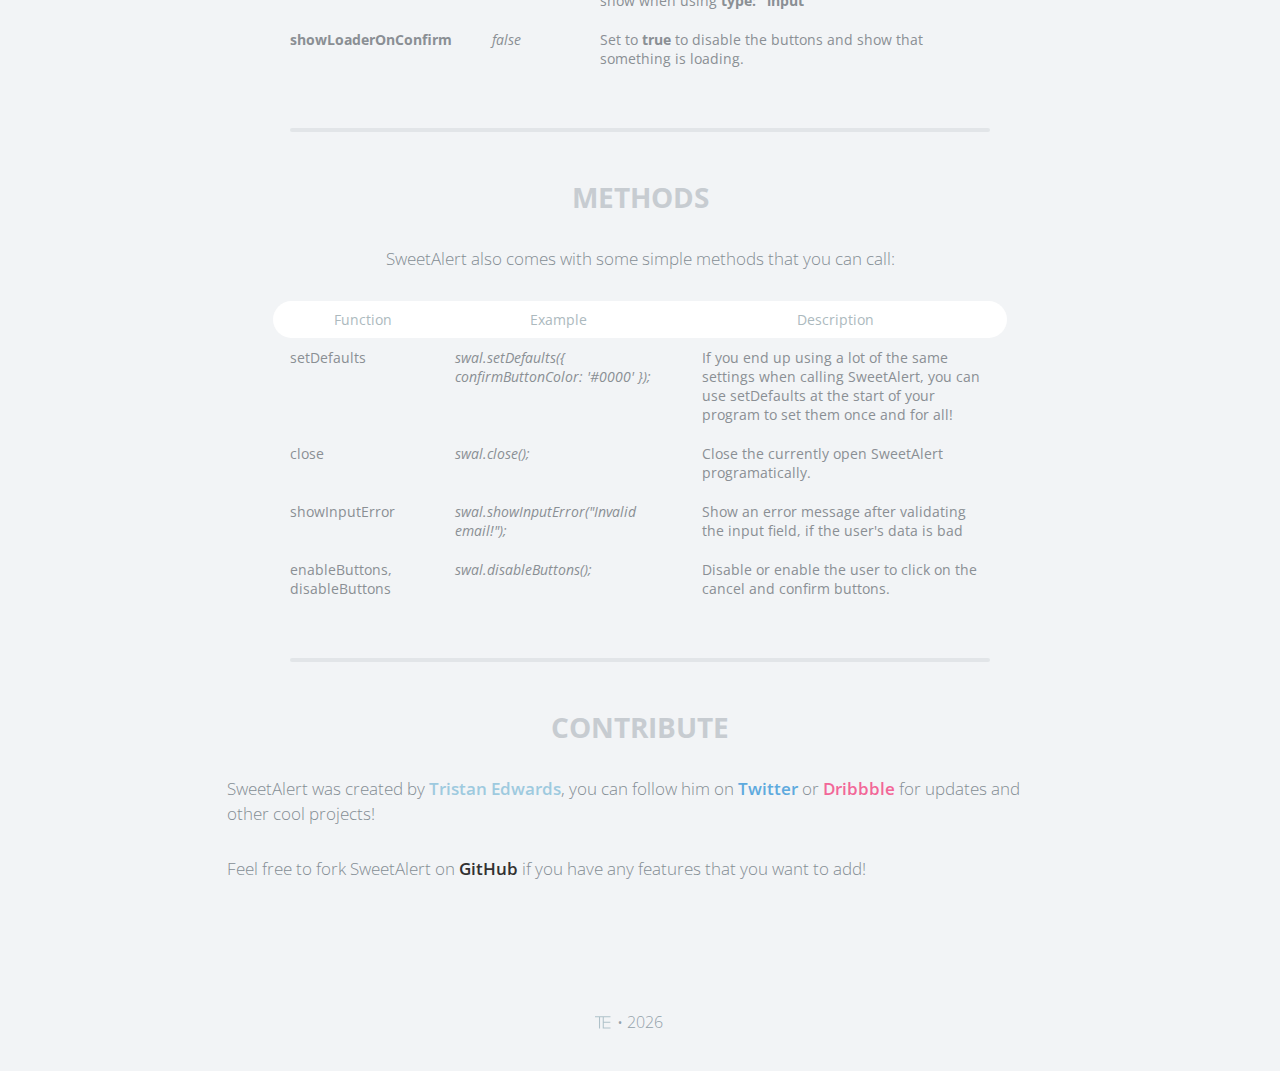
<file: sweetalert-master/index.html>
<!doctype html>

<html>

<head>
  <meta charset="utf-8">
  <meta name="viewport" content="width=device-width, initial-scale=1, maximum-scale=1, user-scalable=0" />
  <title>SweetAlert</title>

  <link rel="stylesheet" href="example/example.css">
  <script src="https://code.jquery.com/jquery-2.1.3.min.js"></script>

  <!-- This is what you need -->
  <script src="dist/sweetalert-dev.js"></script>
  <link rel="stylesheet" href="dist/sweetalert.css">
  <!--.......................-->

</head>

<body>

<h1>Sweet Alert</h1>
<h2>A beautiful replacement for JavaScript's "Alert"</h2>
<button class="download">Download</button>

<!-- What does it do? -->
<h3>So... What does it do?</h3>
<p>Here’s a comparison of a standard error message. The first one uses the built-in <strong>alert</strong>-function, while the second is using <strong>sweetAlert</strong>.</p>

<div class="showcase normal">
	<h4>Normal alert</h4>
	<button>Show error message</button>

	<h5>Code:</h5>
	<pre><span class="attr">alert</span>(<span class="str">"Oops... Something went wrong!"</span>);

	</pre>

	<div class="vs-icon"></div>
</div>

<div class="showcase sweet">
	<h4>Sweet Alert</h4>
	<button>Show error message</button>

	<h5>Code:</h5>
	<pre><span class="attr">sweetAlert</span>(<span class="str">"Oops..."</span>, <span class="str">"Something went wrong!"</span>, <span class="str">"error"</span>);</pre>
</div>

<p>Pretty cool huh? SweetAlert automatically centers itself on the page and looks great no matter if you're using a desktop computer, mobile or tablet. It's even highly customizeable, as you can see below!</p>


<!-- Examples -->
<h3>More examples</h3>

<p class="center">In these examples, we're using the shorthand function <strong>swal</strong> to call sweetAlert.</p>

<ul class="examples">

	<li class="message">
		<div class="ui">
			<p>A basic message</p>
			<button>Try me!</button>
		</div>
		<pre><span class="attr">swal</span>(<span class="str">"Here's a message!"</span>)</pre>
	</li>

	<li class="title-text">
		<div class="ui">
			<p>A title with a text under</p>
			<button>Try me!</button>
		</div>
		<pre><span class="attr">swal</span>(<span class="str">"Here's a message!"</span>, <span class="str">"It's pretty, isn't it?"</span>)</pre>
	</li>

	<li class="success">
		<div class="ui">
			<p>A success message!</p>
			<button>Try me!</button>
		</div>
		<pre><span class="attr">swal</span>(<span class="str">"Good job!"</span>, <span class="str">"You clicked the button!"</span>, <span class="str">"success"</span>)</pre>
	</li>

	<li class="warning confirm">
		<div class="ui">
			<p>A warning message, with a function attached to the "Confirm"-button...</p>
			<button>Try me!</button>
		</div>
		<pre><span class="attr">swal</span>({
&nbsp;&nbsp;title: <span class="str">"Are you sure?"</span>,
&nbsp;&nbsp;text: <span class="str">"You will not be able to recover this imaginary file!"</span>,
&nbsp;&nbsp;type: <span class="str">"warning"</span>,
&nbsp;&nbsp;showCancelButton: <span class="val">true</span>,
&nbsp;&nbsp;confirmButtonColor: <span class="str">"#DD6B55"</span>,
&nbsp;&nbsp;confirmButtonText: <span class="str">"Yes, delete it!"</span>,
&nbsp;&nbsp;closeOnConfirm: <span class="val">false</span>
},
<span class="func"><i>function</i></span>(){
&nbsp;&nbsp;<span class="attr">swal</span>(<span class="str">"Deleted!"</span>, <span class="str">"Your imaginary file has been deleted."</span>, <span class="str">"success"</span>);
});</pre>
	</li>

	<li class="warning cancel">
		<div class="ui">
			<p>... and by passing a parameter, you can execute something else for "Cancel".</p>
			<button>Try me!</button>
		</div>
		<pre><span class="attr">swal</span>({
&nbsp;&nbsp;title: <span class="str">"Are you sure?"</span>,
&nbsp;&nbsp;text: <span class="str">"You will not be able to recover this imaginary file!"</span>,
&nbsp;&nbsp;type: <span class="str">"warning"</span>,
&nbsp;&nbsp;showCancelButton: <span class="val">true</span>,
&nbsp;&nbsp;confirmButtonColor: <span class="str">"#DD6B55"</span>,
&nbsp;&nbsp;confirmButtonText: <span class="str">"Yes, delete it!"</span>,
&nbsp;&nbsp;cancelButtonText: <span class="str">"No, cancel plx!"</span>,
&nbsp;&nbsp;closeOnConfirm: <span class="val">false</span>,
&nbsp;&nbsp;closeOnCancel: <span class="val">false</span>
},
<span class="func"><i>function</i></span>(isConfirm){
&nbsp;&nbsp;<span class="tag">if</span> (isConfirm) {
&nbsp;&nbsp;&nbsp;&nbsp;<span class="attr">swal</span>(<span class="str">"Deleted!"</span>, <span class="str">"Your imaginary file has been deleted."</span>, <span class="str">"success"</span>);
&nbsp;&nbsp;} <span class="tag">else</span> {
	&nbsp;&nbsp;&nbsp;&nbsp;<span class="attr">swal</span>(<span class="str">"Cancelled"</span>, <span class="str">"Your imaginary file is safe :)"</span>, <span class="str">"error"</span>);
&nbsp;&nbsp;}
});</pre>
	</li>

	<li class="custom-icon">
		<div class="ui">
			<p>A message with a custom icon</p>
			<button>Try me!</button>
		</div>
		<pre><span class="attr">swal</span>({
&nbsp;&nbsp;title: <span class="str">"Sweet!"</span>,
&nbsp;&nbsp;text: <span class="str">"Here's a custom image."</span>,
&nbsp;&nbsp;imageUrl: <span class="str">"images/thumbs-up.jpg"</span>
});</pre>
	</li>

	<li class="message-html">
		<div class="ui">
			<p>An HTML message</p>
			<button>Try me!</button>
		</div>
		<pre><span class="attr">swal</span>({
&nbsp;&nbsp;title: <span class="str">"HTML &lt;small&gt;Title&lt;/small&gt;!"</span>,
&nbsp;&nbsp;text: <span class="str">"A custom &lt;span style="color:#F8BB86"&gt;html&lt;span&gt; message."</span>,
&nbsp;&nbsp;html: <span class="val">true</span>
});</pre>
	</li>

	<li class="timer">
		<div class="ui">
			<p>A message with auto close timer</p>
			<button>Try me!</button>
		</div>
		<pre><span class="attr">swal</span>({
&nbsp;&nbsp;title: <span class="str">"Auto close alert!"</span>,
&nbsp;&nbsp;text: <span class="str">"I will close in 2 seconds."</span>,
&nbsp;&nbsp;timer: <span class="val">2000</span>,
&nbsp;&nbsp;showConfirmButton: <span class="val">false</span>
});</pre>
	</li>


	<li class="input">
		<div class="ui">
			<p>A replacement for the "prompt" function</p>
			<button>Try me!</button>
		</div>
		<pre><span class="attr">swal</span>({
&nbsp;&nbsp;title: <span class="str">"An input!"</span>,
&nbsp;&nbsp;text: <span class="str">"Write something interesting:"</span>,
&nbsp;&nbsp;type: <span class="str">"input"</span>,
&nbsp;&nbsp;showCancelButton: <span class="val">true</span>,
&nbsp;&nbsp;closeOnConfirm: <span class="val">false</span>,
&nbsp;&nbsp;animation: <span class="str">"slide-from-top"</span>,
&nbsp;&nbsp;inputPlaceholder: <span class="str">"Write something"</span>
},
<span class="func"><i>function</i></span>(<span class="arg">inputValue</span>){
&nbsp;&nbsp;<span class="tag">if</span> (inputValue <span class="tag">===</span> <span class="val">false</span>) <span class="tag">return</span> <span class="val">false</span>;
&nbsp;&nbsp;
&nbsp;&nbsp;<span class="tag">if</span> (inputValue <span class="tag">===</span> <span class="str">""</span>) {
&nbsp;&nbsp;&nbsp;&nbsp;swal<span class="tag">.</span><span class="attr">showInputError</span>(<span class="str">"You need to write something!"</span>);
&nbsp;&nbsp;&nbsp;&nbsp;<span class="tag">return</span> <span class="val">false</span>
&nbsp;&nbsp;}
&nbsp;&nbsp;
&nbsp;&nbsp;<span class="attr">swal</span>(<span class="str">"Nice!"</span>, <span class="str">"You wrote: "</span> + inputValue, <span class="str">"success"</span>);
});</pre>
	</li>

  <li class="ajax">
    <div class="ui">
			<p>With a loader (for AJAX request for example)</p>
			<button>Try me!</button>
		</div>
		<pre><span class="attr">swal</span>({
&nbsp;&nbsp;title: <span class="str">"Ajax request example"</span>,
&nbsp;&nbsp;text: <span class="str">"Submit to run ajax request"</span>,
&nbsp;&nbsp;type: <span class="str">"info"</span>,
&nbsp;&nbsp;showCancelButton: <span class="val">true</span>,
&nbsp;&nbsp;closeOnConfirm: <span class="val">false</span>,
&nbsp;&nbsp;showLoaderOnConfirm: <span class="val">true</span>,
},
<span class="func"><i>function</i></span>(){
&nbsp;&nbsp;<span class="attr">setTimeout</span>(<span class="func"><i>function</i></span>(){
&nbsp;&nbsp;&nbsp;&nbsp;<span class="attr">swal</span>(<span class="str">"Ajax request finished!"</span>);
&nbsp;&nbsp;}, <span class="val">2000</span>);
});</pre>
	</li>

	<li class="theme">
		<div class="ui">
			<p>You can also change the theme of SweetAlert!</p>
			<button>Try me!</button>
		</div>
		<pre>&lt;<span class="tag">link</span> <span class="attr">rel</span>=<span class="str">"stylesheet"</span> <span class="tag">type</span>=<span class="str">"text/css"</span> <span class="tag">href</span>=<span class="str">"dist/sweetalert.css"</span>&gt;
			&lt;<span class="tag">link</span> <span class="attr">rel</span>=<span class="str">"stylesheet"</span> <span class="tag">type</span>=<span class="str">"text/css"</span> <span class="tag">href</span>=<span class="str">"themes/twitter.css"</span>&gt;</pre>
	</li>

</ul>


<!-- Download & Install -->
<h3 id="download-section">Download & install</h3>

<div class="center-container">
	<p class="center"><b>Method 1:</b> Install through bower:</p>
	<pre class="center">$ bower install sweetalert</pre>
</div>

<div class="center-container">
	<p class="center"><b>Method 2:</b> Install through NPM:</p>
	<pre class="center">$ npm install sweetalert</pre>
</div>

<p class="center"><b>Method 3:</b> Download the sweetAlert <strong>CSS</strong> and <strong>JavaScript</strong> files.</p>

<a class="button" href="https://github.com/t4t5/sweetalert/archive/master.zip" download>Download files</a>

<ol>
	<li>
		<p>Initialize the plugin by referencing the necessary files:</p>
		<pre>&lt;<span class="tag">script</span> <span class="attr">src</span>=<span class="str">"dist/sweetalert.min.js"</span>&gt;&lt;/<span class="tag">script</span>&gt;
&lt;<span class="tag">link</span> <span class="attr">rel</span>=<span class="str">"stylesheet"</span> <span class="tag">type</span>=<span class="str">"text/css"</span> <span class="tag">href</span>=<span class="str">"dist/sweetalert.css"</span>&gt;</pre>
	</li>

	<li>
		<p>Call the sweetAlert-function after the page has loaded</p>
		<pre><span class="attr">swal</span>({
&nbsp;&nbsp;title: <span class="str">"Error!"</span>,
&nbsp;&nbsp;text: <span class="str">"Here's my error message!"</span>,
&nbsp;&nbsp;type: <span class="str">"error"</span>,
&nbsp;&nbsp;confirmButtonText: <span class="str">"Cool"</span>
});
</pre>
	</li>
</ol>



<!-- Configuration -->
<h3>Configuration</h3>

<p class="center">Here are the keys that you can use if you pass an object into sweetAlert:</p>

<table>
	<tr class="titles">
		<th>
			<div class="border-left"></div>
			Argument
		</th>
		<th>Default value</th>
		<th>
			<div class="border-right"></div>
			Description
		</th>
	</tr>
	<tr>
		<td><b>title</b></td>
		<td><i>null (required)</i></td>
		<td>The title of the modal. It can either be added to the object under the key "title" or passed as the first parameter of the function.</td>
	</tr>
	<tr>
		<td><b>text</b></td>
		<td><i>null</i></td>
		<td>A description for the modal. It can either be added to the object under the key "text" or passed as the second parameter of the function.</td>
	</tr>
	<tr>
		<td><b>type</b></td>
		<td><i>null</i></td>
		<td>The type of the modal. SweetAlert comes with 4 built-in types which will show a corresponding icon animation: "<strong>warning</strong>", "<strong>error</strong>", "<strong>success</strong>" and "<strong>info"</strong>. You can also set it as "<strong>input</strong>" to get a prompt modal. It can either be put in the object under the key "type" or passed as the third parameter of the function.</td>
	</tr>
    <tr>
      <td><b>allowEscapeKey</b></td>
      <td><i>true</i></td>
      <td>If set to <strong>true</strong>, the user can dismiss the modal by pressing the Escape key.</td>
    </tr>
	<tr>
		<td><b>customClass</b></td>
		<td><i>null</i></td>
		<td>A custom CSS class for the modal. It can be added to the object under the key "customClass".</td>
	</tr>
	<tr>
		<td><b>allowOutsideClick</b></td>
		<td><i>false</i></td>
		<td>If set to <strong>true</strong>, the user can dismiss the modal by clicking outside it.</td>
	</tr>
	<tr>
		<td><b>showCancelButton</b></td>
		<td><i>false</i></td>
		<td>If set to <strong>true</strong>, a "Cancel"-button will be shown, which the user can click on to dismiss the modal.</td>
	</tr>
	<tr>
		<td><b>showConfirmButton</b></td>
		<td><i>true</i></td>
		<td>If set to <strong>false</strong>, the "OK/Confirm"-button will be hidden. Make sure you set a timer or set allowOutsideClick to true when using this, in order not to annoy the user.</td>
	</tr>
	<tr>
		<td><b>confirmButtonText</b></td>
		<td><i>"OK"</i></td>
		<td>Use this to change the text on the "Confirm"-button. If showCancelButton is set as true, the confirm button will automatically show "Confirm" instead of "OK".</td>
	</tr>
	<tr>
		<td><b>confirmButtonColor</b></td>
		<td><i>"#AEDEF4"</i></td>
		<td>Use this to change the background color of the "Confirm"-button (must be a HEX value).</td>
	</tr>
	<tr>
		<td><b>cancelButtonText</b></td>
		<td><i>"Cancel"</i></td>
		<td>Use this to change the text on the "Cancel"-button.</td>
	</tr>
	<tr>
		<td><b>closeOnConfirm</b></td>
		<td><i>true</i></td>
		<td>Set to <i>false</i> if you want the modal to stay open even if the user presses the "Confirm"-button. This is especially useful if the function attached to the "Confirm"-button is another SweetAlert.</td>
	</tr>
	<tr>
		<td><b>closeOnCancel</b></td>
		<td><i>true</i></td>
		<td>Same as closeOnConfirm, but for the cancel button.</td>
	</tr>
	<tr>
		<td><b>imageUrl</b></td>
		<td><i>null</i></td>
		<td>Add a customized icon for the modal. Should contain a string with the path to the image.</td>
	</tr>
	<tr>
		<td><b>imageSize</b></td>
		<td><i>"80x80"</i></td>
		<td>If imageUrl is set, you can specify imageSize to describes how big you want the icon to be in px. Pass in a string with two values separated by an "x". The first value is the width, the second is the height.</td>
	</tr>
	<tr>
		<td><b>timer</b></td>
		<td><i>null</i></td>
		<td>Auto close timer of the modal. Set in ms (milliseconds).</td>
	</tr>
	<tr>
		<td><b>html</b></td>
		<td><i>false</i></td>
		<td>If set to true, will not escape title and text parameters. (Set to false if you're worried about XSS attacks.)</td>
	</tr>
	<tr>
		<td><b>animation</b></td>
		<td><i>true</i></td>
		<td>If set to <strong>false</strong>, the modal's animation will be disabled. Possible (string) values : <strong>pop</strong> (default when animation set to true), <strong>slide-from-top</strong>, <strong>slide-from-bottom</strong></td>
	</tr>
	<tr>
		<td><b>inputType</b></td>
		<td><i>"text"</i></td>
		<td>Change the type of the input field when using <strong>type: "input"</strong> (this can be useful if you want users to type in their password for example).</td>
	</tr>
	<tr>
		<td><b>inputPlaceholder</b></td>
		<td><i>null</i></td>
		<td>When using the input-type, you can specify a placeholder to help the user.</td>
	</tr>
	<tr>
		<td><b>inputValue</b></td>
		<td><i>null</i></td>
		<td>Specify a default text value that you want your input to show when using <strong>type: "input"</strong></td>
	</tr>
	<tr>
		<td><b>showLoaderOnConfirm</b></td>
		<td><i>false</i></td>
    <td>Set to <strong>true</strong> to disable the buttons and show that something is loading.</td>
	</tr>
</table>


<!-- Methods -->
<h3>Methods</h3>

<p class="center">SweetAlert also comes with some simple methods that you can call:</p>

<table>
	<tr class="titles">
		<th>
			<div class="border-left"></div>
			Function
		</th>
		<th>Example</th>
		<th>
			<div class="border-right"></div>
			Description
		</th>
	</tr>
	<tr>
		<td>setDefaults</td>
		<td><i>swal.setDefaults({ confirmButtonColor: '#0000' });</i></td>
		<td>If you end up using a lot of the same settings when calling SweetAlert, you can use setDefaults at the start of your program to set them once and for all!</td>
	</tr>
	<tr>
		<td>close</td>
		<td><i>swal.close();</i></td>
		<td>Close the currently open SweetAlert programatically.</td>
	</tr>
	<tr>
		<td>showInputError</td>
		<td><i>swal.showInputError("Invalid email!");</i></td>
		<td>Show an error message after validating the input field, if the user's data is bad</td>
	</tr>
	<tr>
		<td>enableButtons, disableButtons</td>
		<td><i>swal.disableButtons();</i></td>
		<td>Disable or enable the user to click on the cancel and confirm buttons.</td>
	</tr>
</table>



<!-- Contribute -->
<h3>Contribute</h3>
<p>SweetAlert was created by <a href="http://tristanedwards.me" target="_blank">Tristan Edwards</a>, you can follow him on <a href="https://twitter.com/t4t5" target="_blank" class="twitter">Twitter</a> or <a href="https://dribbble.com/tristanedwards" target="_blank" class="dribbble">Dribbble</a> for updates and other cool projects!</p>
<p>Feel free to fork SweetAlert on <a href="https://github.com/t4t5/sweetalert" class="github">GitHub</a> if you have any features that you want to add!</p>


<footer>
	<span class="te-logo">TE</span> • <script>document.write(new Date().getFullYear())</script>
</footer>


<script>

document.querySelector('button.download').onclick = function(){
	$("html, body").animate({ scrollTop: $("#download-section").offset().top }, 1000);
};

document.querySelector('.showcase.normal button').onclick = function(){
	alert("Oops... Something went wrong!");
};

document.querySelector('.showcase.sweet button').onclick = function(){
	swal("Oops...", "Something went wrong!", "error");
};

document.querySelector('ul.examples li.message button').onclick = function(){
	swal("Here's a message!");
};

document.querySelector('ul.examples li.timer button').onclick = function(){
	swal({
		title: "Auto close alert!",
		text: "I will close in 2 seconds.",
		timer: 2000,
		showConfirmButton: false
	});
};

document.querySelector('ul.examples li.title-text button').onclick = function(){
	swal("Here's a message!", "It's pretty, isn't it?");
};

document.querySelector('ul.examples li.success button').onclick = function(){
	swal("Good job!", "You clicked the button!", "success");
};

document.querySelector('ul.examples li.warning.confirm button').onclick = function(){
	swal({
		title: "Are you sure?",
		text: "You will not be able to recover this imaginary file!",
		type: "warning",
		showCancelButton: true,
		confirmButtonColor: '#DD6B55',
		confirmButtonText: 'Yes, delete it!',
		closeOnConfirm: false
	},
	function(){
		swal("Deleted!", "Your imaginary file has been deleted!", "success");
	});
};

document.querySelector('ul.examples li.warning.cancel button').onclick = function(){
	swal({
		title: "Are you sure?",
		text: "You will not be able to recover this imaginary file!",
		type: "warning",
		showCancelButton: true,
		confirmButtonColor: '#DD6B55',
		confirmButtonText: 'Yes, delete it!',
		cancelButtonText: "No, cancel plx!",
		closeOnConfirm: false,
		closeOnCancel: false
	},
	function(isConfirm){
    if (isConfirm){
      swal("Deleted!", "Your imaginary file has been deleted!", "success");
    } else {
      swal("Cancelled", "Your imaginary file is safe :)", "error");
    }
	});
};

document.querySelector('ul.examples li.custom-icon button').onclick = function(){
	swal({
		title: "Sweet!",
		text: "Here's a custom image.",
		imageUrl: 'example/images/thumbs-up.jpg'
	});
};

document.querySelector('ul.examples li.message-html button').onclick = function(){
	swal({
		title: "HTML <small>Title</small>!",
		text: 'A custom <span style="color:#F8BB86">html</span> message.',
		html: true
	});
};

document.querySelector('ul.examples li.input button').onclick = function(){
	swal({
		title: "An input!",
		text: 'Write something interesting:',
		type: 'input',
		showCancelButton: true,
		closeOnConfirm: false,
		animation: "slide-from-top",
		inputPlaceholder: "Write something",
	},
	function(inputValue){
		if (inputValue === false) return false;

		if (inputValue === "") {
			swal.showInputError("You need to write something!");
			return false;
		}
    
		swal("Nice!", 'You wrote: ' + inputValue, "success");

	});
};

document.querySelector('ul.examples li.theme button').onclick = function() {
	swal({
		title: "Themes!",
		text: "Here's the Twitter theme for SweetAlert!",
		confirmButtonText: "Cool!",
		customClass: 'twitter'
	});
};

document.querySelector('ul.examples li.ajax button').onclick = function() {
  swal({
    title: 'Ajax request example',
    text: 'Submit to run ajax request',
    type: 'info',
    showCancelButton: true,
    closeOnConfirm: false,
    showLoaderOnConfirm: true,
  }, function(){
    setTimeout(function() {
      swal('Ajax request finished!');
    }, 2000);
  });
};

</script>



</body>

</html>
</file>
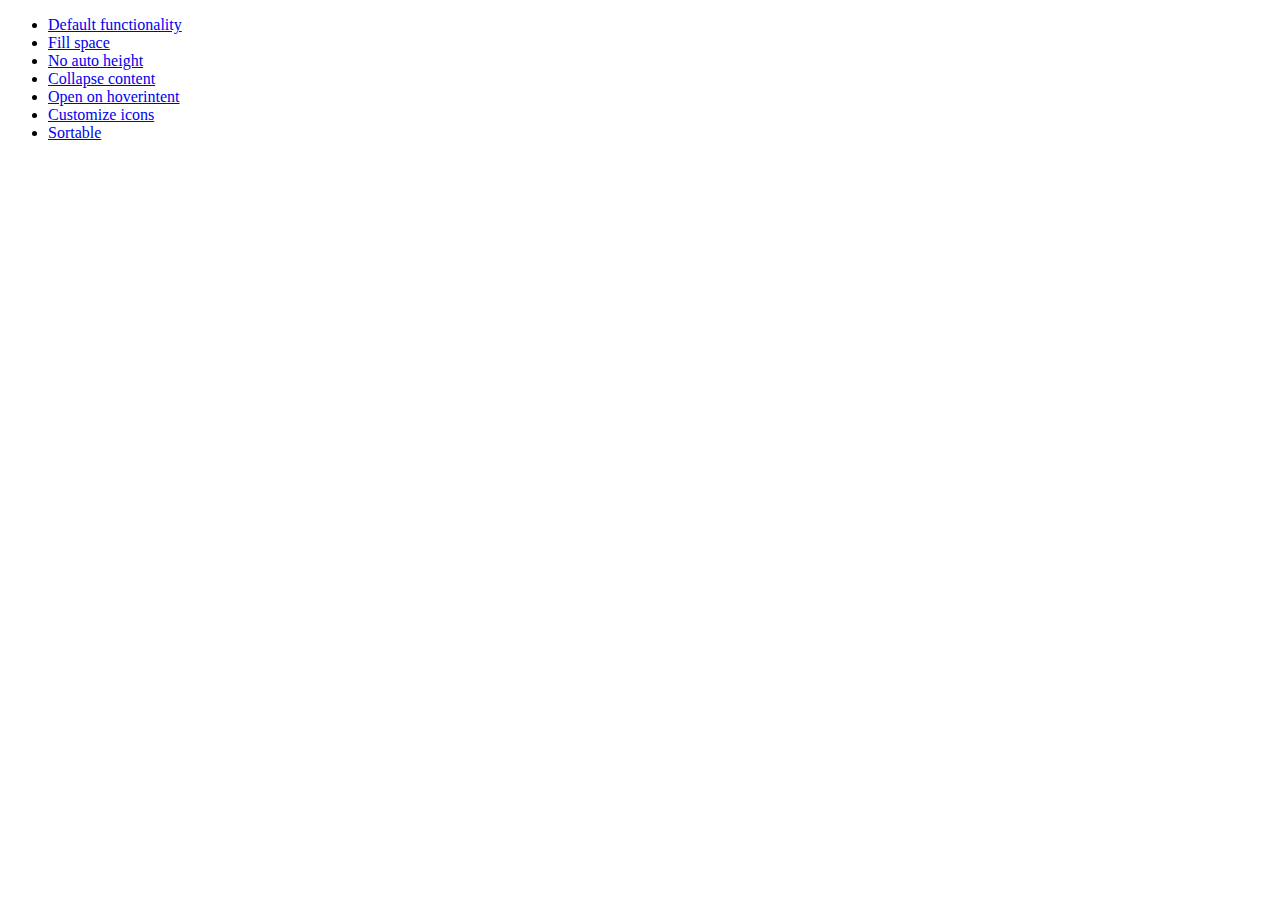
<file: Jquery/development-bundle/demos/accordion/index.html>
<!doctype html>
<html lang="en">
<head>
	<meta charset="utf-8">
	<title>jQuery UI Accordion Demos</title>
</head>
<body>

<ul>
	<li><a href="default.html">Default functionality</a></li>
	<li><a href="fillspace.html">Fill space</a></li>
	<li><a href="no-auto-height.html">No auto height</a></li>
	<li><a href="collapsible.html">Collapse content</a></li>
	<li><a href="hoverintent.html">Open on hoverintent</a></li>
	<li><a href="custom-icons.html">Customize icons</a></li>
	<li><a href="sortable.html">Sortable</a></li>
</ul>

</body>
</html>
</file>
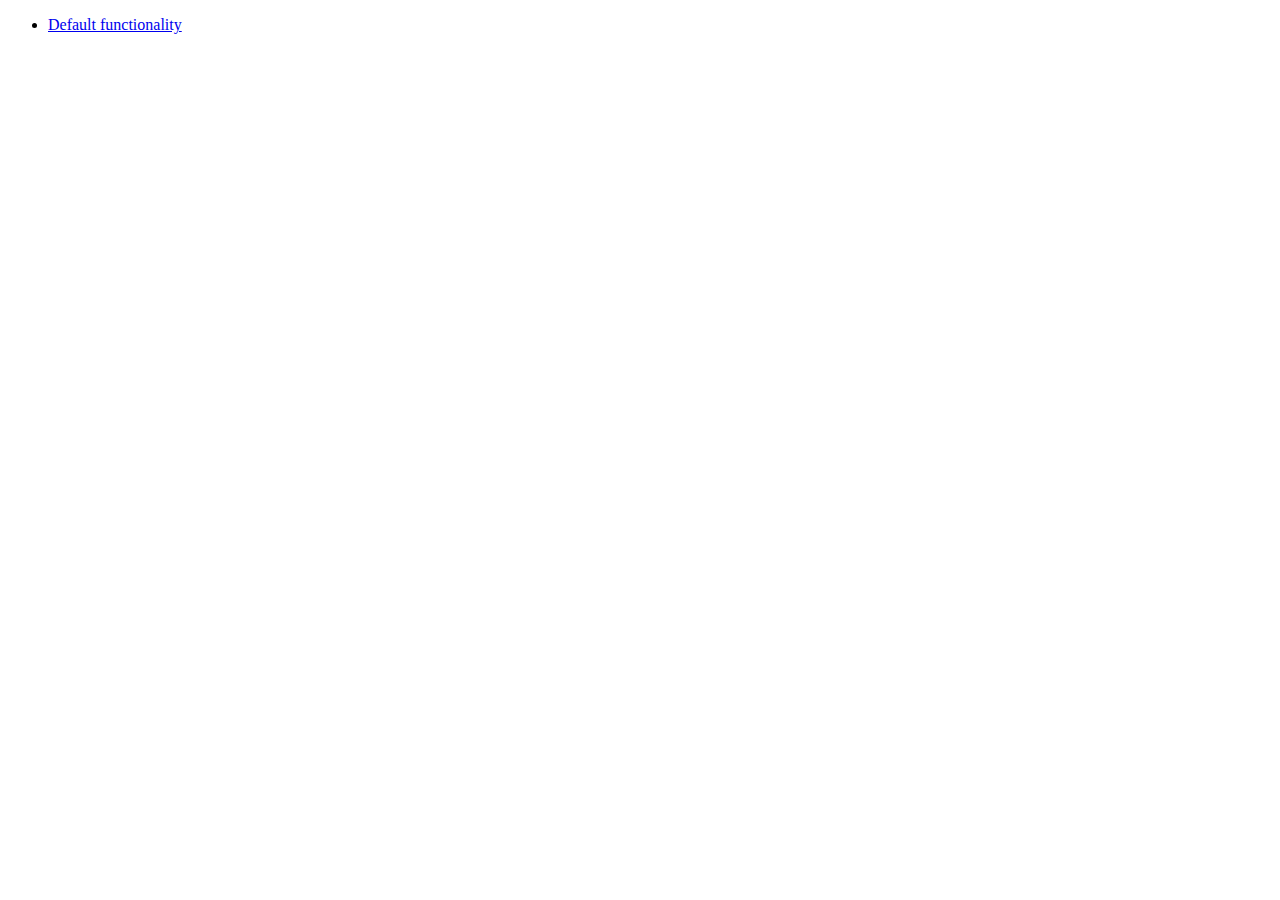
<file: Jquery/development-bundle/demos/addClass/index.html>
<!doctype html>
<html lang="en">
<head>
	<meta charset="utf-8">
	<title>jQuery UI Effects Demos</title>
</head>
<body>

<ul>
	<li><a href="default.html">Default functionality</a></li>
</ul>

</body>
</html>
</file>
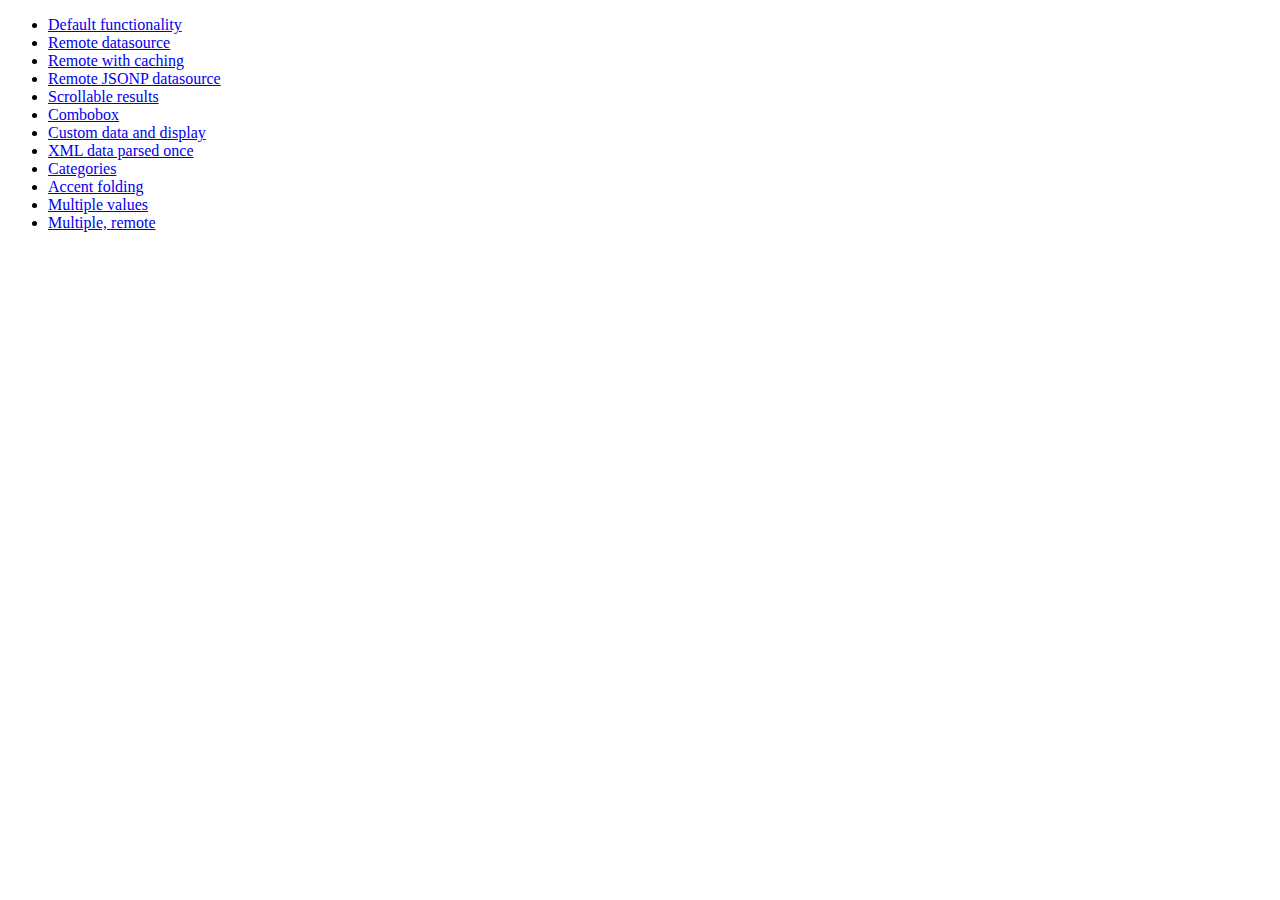
<file: Jquery/development-bundle/demos/autocomplete/index.html>
<!doctype html>
<html lang="en">
<head>
	<meta charset="utf-8">
	<title>jQuery UI Autocomplete Demos</title>
</head>
<body>

<ul>
	<li><a href="default.html">Default functionality</a></li>
	<li><a href="remote.html">Remote datasource</a></li>
	<li><a href="remote-with-cache.html">Remote with caching</a></li>
	<li><a href="remote-jsonp.html">Remote JSONP datasource</a></li>
	<li><a href="maxheight.html">Scrollable results</a></li>
	<li><a href="combobox.html">Combobox</a></li>
	<li><a href="custom-data.html">Custom data and display</a></li>
	<li><a href="xml.html">XML data parsed once</a></li>
	<li><a href="categories.html">Categories</a></li>
	<li><a href="folding.html">Accent folding</a></li>
	<li><a href="multiple.html">Multiple values</a></li>
	<li><a href="multiple-remote.html">Multiple, remote</a></li>
</ul>

</body>
</html>
</file>
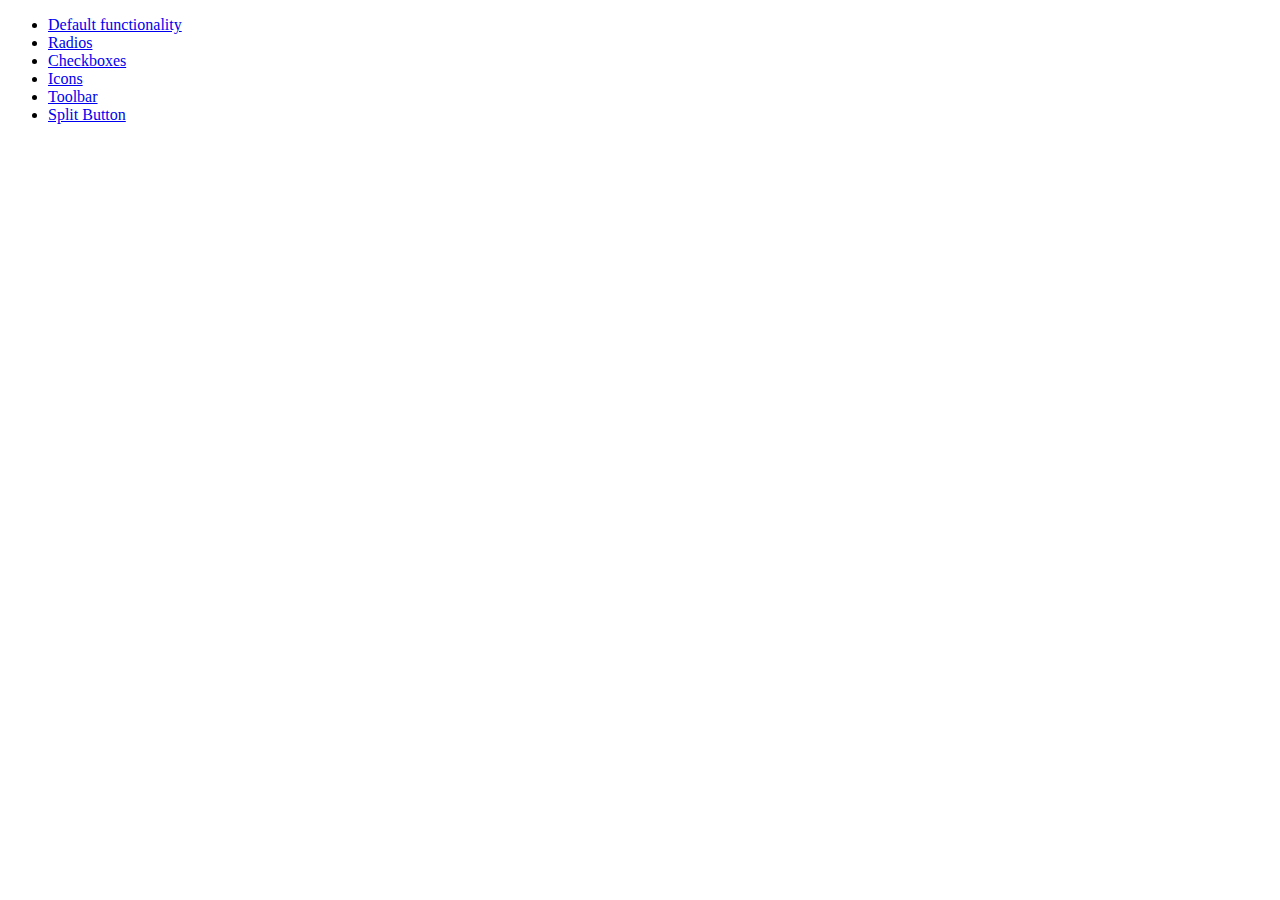
<file: Jquery/development-bundle/demos/button/index.html>
<!doctype html>
<html lang="en">
<head>
	<meta charset="utf-8">
	<title>jQuery UI Button Demos</title>
</head>
<body>

<ul>
	<li><a href="default.html">Default functionality</a></li>
	<li><a href="radio.html">Radios</a></li>
	<li><a href="checkbox.html">Checkboxes</a></li>
	<li><a href="icons.html">Icons</a></li>
	<li><a href="toolbar.html">Toolbar</a></li>
	<li><a href="splitbutton.html">Split Button</a></li>
</ul>

</body>
</html>
</file>
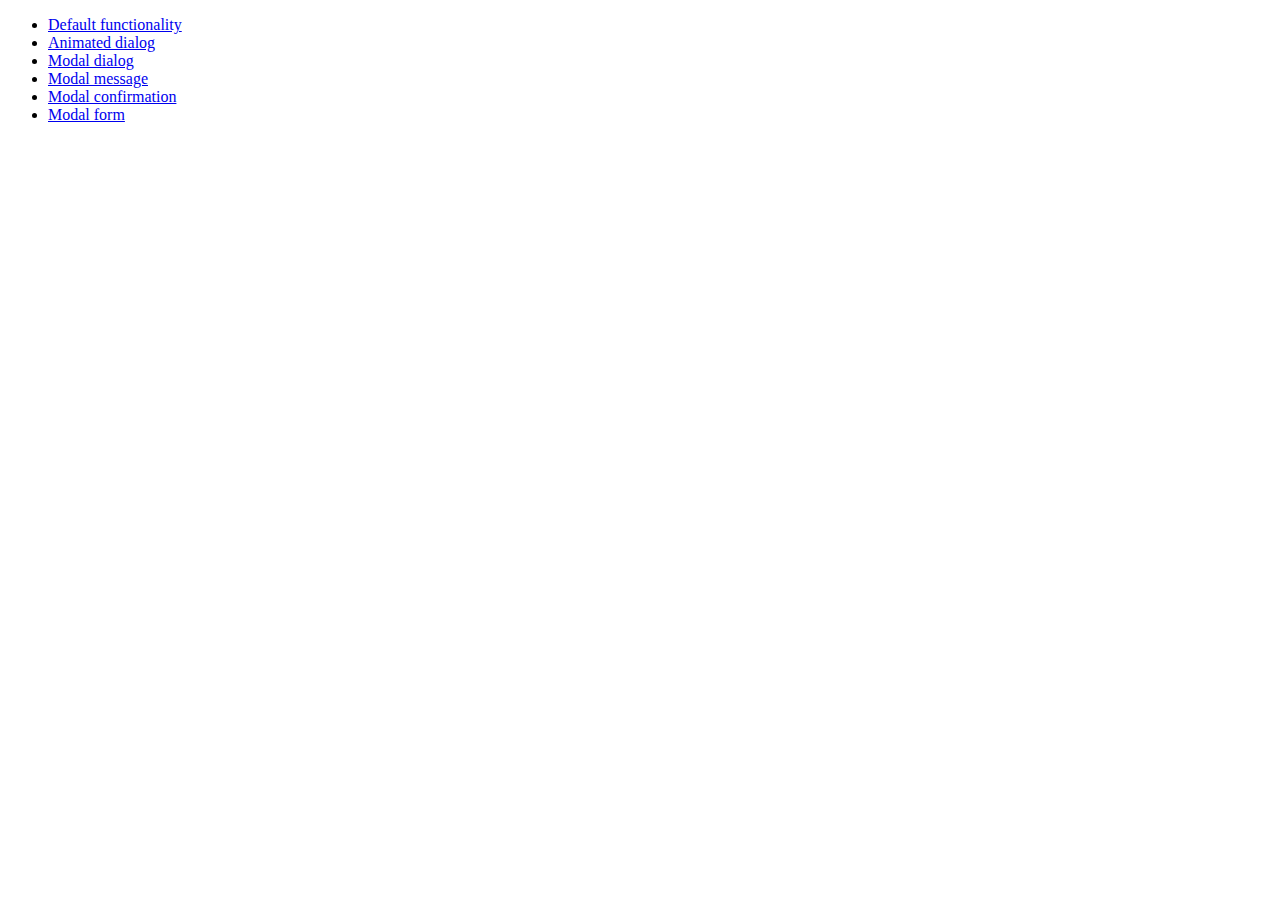
<file: Jquery/development-bundle/demos/dialog/index.html>
<!doctype html>
<html lang="en">
<head>
	<meta charset="utf-8">
	<title>jQuery UI Dialog Demos</title>
</head>
<body>

<ul>
	<li><a href="default.html">Default functionality</a></li>
	<li><a href="animated.html">Animated dialog</a></li>
	<li><a href="modal.html">Modal dialog</a></li>
	<li><a href="modal-message.html">Modal message</a></li>
	<li><a href="modal-confirmation.html">Modal confirmation</a></li>
	<li><a href="modal-form.html">Modal form</a></li>
</ul>

</body>
</html>
</file>
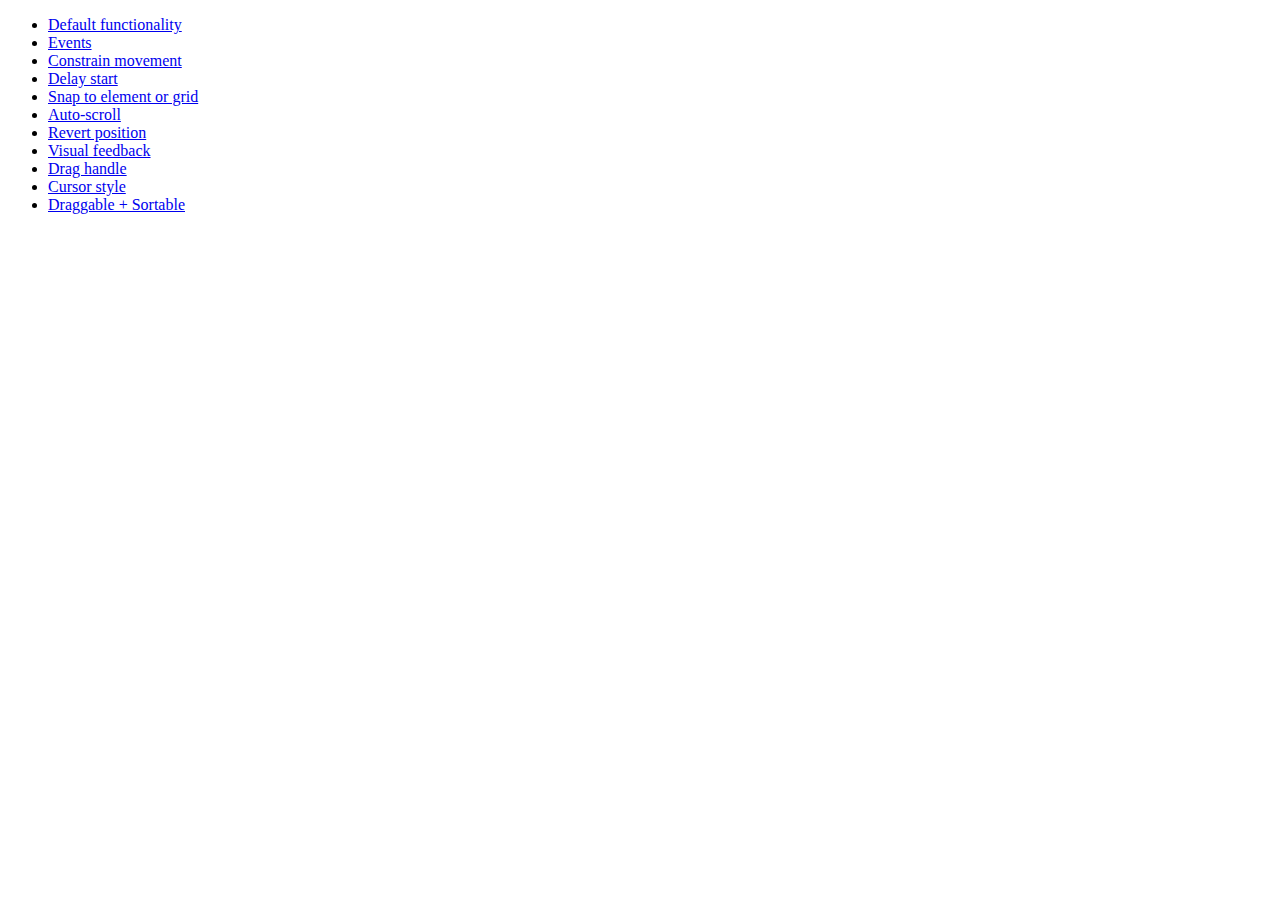
<file: Jquery/development-bundle/demos/draggable/index.html>
<!doctype html>
<html lang="en">
<head>
	<meta charset="utf-8">
	<title>jQuery UI Draggable Demos</title>
</head>
<body>

<ul>
	<li><a href="default.html">Default functionality</a></li>
	<li><a href="events.html">Events</a></li>
	<li><a href="constrain-movement.html">Constrain movement</a></li>
	<li><a href="delay-start.html">Delay start</a></li>
	<li><a href="snap-to.html">Snap to element or grid</a></li>
	<li><a href="scroll.html">Auto-scroll</a></li>
	<li><a href="revert.html">Revert position</a></li>
	<li><a href="visual-feedback.html">Visual feedback</a></li>
	<li><a href="handle.html">Drag handle</a></li>
	<li><a href="cursor-style.html">Cursor style</a></li>
	<li><a href="sortable.html">Draggable + Sortable</a></li>
</ul>

</body>
</html>
</file>
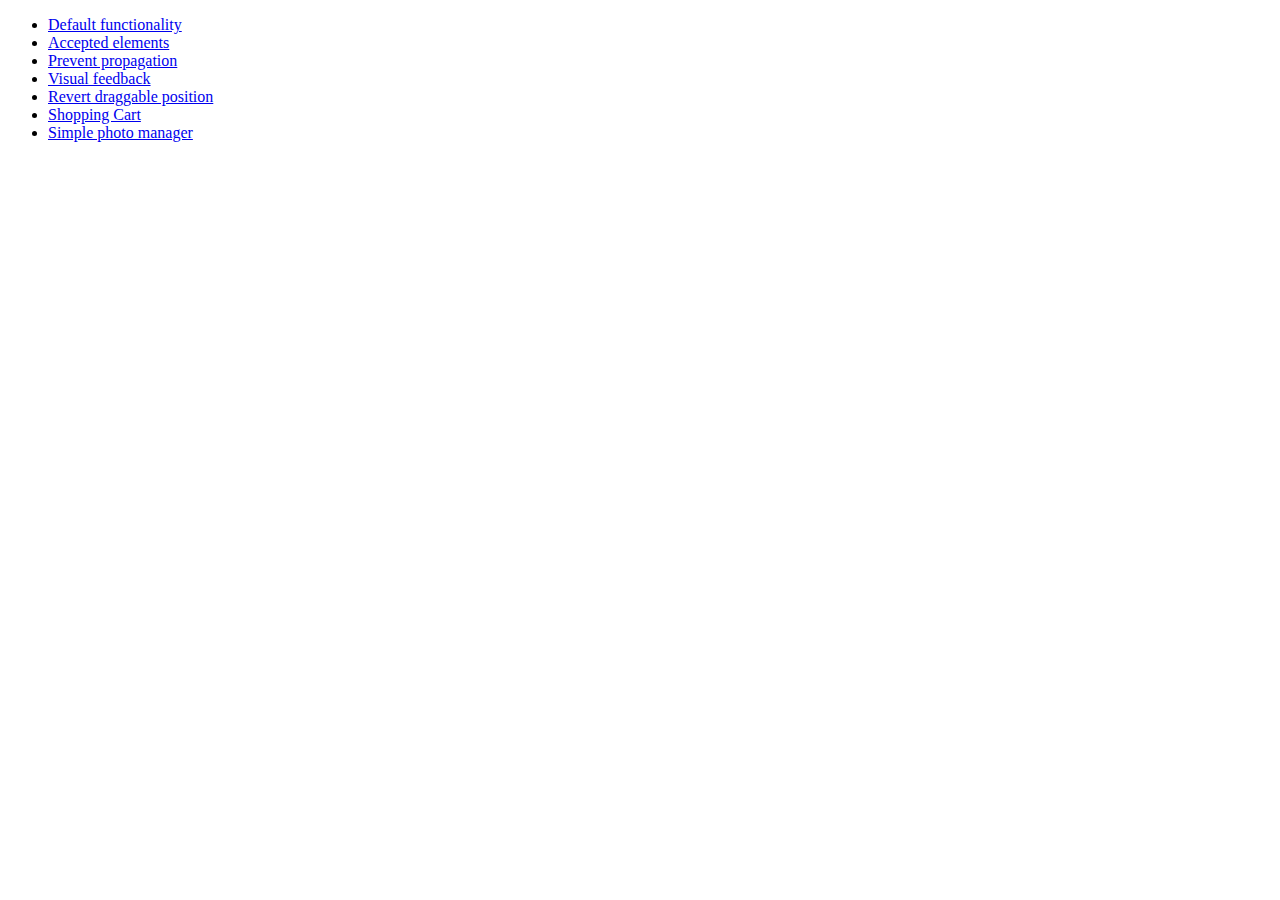
<file: Jquery/development-bundle/demos/droppable/index.html>
<!doctype html>
<html lang="en">
<head>
	<meta charset="utf-8">
	<title>jQuery UI Droppable Demos</title>
</head>
<body>

<ul>
	<li><a href="default.html">Default functionality</a></li>
	<li><a href="accepted-elements.html">Accepted elements</a></li>
	<li><a href="propagation.html">Prevent propagation</a></li>
	<li><a href="visual-feedback.html">Visual feedback</a></li>
	<li><a href="revert.html">Revert draggable position</a></li>
	<li><a href="shopping-cart.html">Shopping Cart</a></li>
	<li><a href="photo-manager.html">Simple photo manager</a></li>
</ul>

</body>
</html>
</file>
<file: sweetalert-master/example/example.css>
@import url(http://fonts.googleapis.com/css?family=Open+Sans:400,600,700,300);
@import url(http://fonts.googleapis.com/css?family=Open+Sans+Condensed:700);
body {
  background-color: #f2f4f6;
  font-family: 'Open Sans', sans-serif;
  text-align: center; }

h1 {
  background-image: url("images/logo_big.png");
  background-image: -webkit-image-set(url("images/logo_big.png") 1x, url("images/logo_big@2x.png") 2x);
  width: 385px;
  height: 81px;
  text-indent: -9999px;
  white-space: nowrap;
  margin: 50px auto; }
  @media all and (max-width: 420px) {
    h1 {
      width: 300px;
      background-size: contain;
      background-repeat: no-repeat;
      background-position: center; } }
  @media all and (max-width: 330px) {
    h1 {
      width: 250px; } }

h2 {
  font-size: 20px;
  color: #A9B2BC;
  line-height: 25px;
  text-transform: uppercase;
  font-weight: 300;
  text-align: center;
  display: block; }

h3 {
  font-size: 28px;
  color: #C7CCD1;
  text-transform: uppercase;
  font-family: 'Open Sans Condensed', sans-serif;
  margin-top: 100px;
  text-align: center;
  position: relative; }
  h3#download-section {
    margin-top: 50px;
    padding-top: 40px; }
  h3::after {
    content: "";
    background-color: #e2e5e8;
    height: 4px;
    width: 700px;
    left: 50%;
    margin-left: -350px;
    position: absolute;
    margin-top: -50px;
    border-radius: 2px; }
    @media all and (max-width: 740px) {
      h3::after {
        width: auto;
        left: 20px;
        right: 20px;
        margin-left: 0; } }

a {
  text-decoration: none; }

p {
  max-width: 826px;
  margin: 30px auto;
  font-size: 17px;
  font-weight: 300;
  color: #848D94;
  line-height: 25px;
  text-align: left; }
  p.center {
    text-align: center; }
  p strong {
    color: #8A8F94;
    font-weight: 600; }
  p a {
    color: #9ECADF;
    font-weight: 600; }
    p a:hover {
      text-decoration: underline; }
    p a.twitter {
      color: #5eaade; }
    p a.dribbble {
      color: #f26798; }
    p a.github {
      color: #323131; }

button, .button {
  background-color: #AEDEF4;
  color: white;
  border: none;
  box-shadow: none;
  font-size: 17px;
  font-weight: 500;
  font-weight: 600;
  border-radius: 3px;
  padding: 15px 35px;
  margin: 26px 5px 0 5px;
  cursor: pointer; }
  button:focus, .button:focus {
    outline: none; }
  button:hover, .button:hover {
    background-color: #a1d9f2; }
  button:active, .button:active {
    background-color: #81ccee; }
  button.cancel, .button.cancel {
    background-color: #D0D0D0; }
    button.cancel:hover, .button.cancel:hover {
      background-color: #c8c8c8; }
    button.cancel:active, .button.cancel:active {
      background-color: #b6b6b6; }
  button.download, .button.download {
    position: fixed;
    right: 30px;
    top: 0;
    background-color: rgba(255, 255, 255, 0.9);
    color: #ABCADA;
    font-weight: 500;
    text-transform: uppercase;
    z-index: 3; }
    @media all and (max-width: 1278px) {
      button.download, .button.download {
        display: none; } }

.center-container {
  max-width: 700px;
  margin: 70px auto; }

pre {
  background-color: #49483e;
  color: #f8f8f2;
  padding: 10px;
  border-radius: 5px;
  white-space: pre-line;
  text-align: left;
  font-size: 14px;
  max-width: 600px; }
  pre .str {
    color: #e6db74; }
  pre .func {
    color: #66d9ef; }
  pre .val {
    color: #a381ff; }
  pre .tag {
    color: #e92772; }
  pre .attr {
    color: #a6e22d; }
  pre .arg {
    color: #fd9720; }

.showcase {
  background-color: #eceef0;
  padding: 20px;
  display: inline-block;
  width: 383px;
  vertical-align: top;
  position: relative; }
  @media all and (max-width: 865px) {
    .showcase {
      margin: 5px auto;
      padding: 46px 20px; } }
  @media all and (max-width: 440px) {
    .showcase {
      width: auto; } }
  .showcase h4 {
    font-size: 16px;
    color: #BCBCBC;
    line-height: 22px;
    margin: 0 auto;
    font-weight: 400; }
  .showcase.sweet h4 {
    width: 117px;
    height: 25px;
    margin-top: -3px;
    text-indent: -9999px;
    background-image: url("images/logo_small.png");
    background-image: -webkit-image-set(url("images/logo_small.png") 1x, url("images/logo_small@2x.png") 2x); }
  .showcase h5 {
    margin-bottom: -7px;
    text-align: left;
    font-weight: 500;
    text-transform: uppercase;
    color: #c2c2c2; }
  .showcase button {
    margin-bottom: 10px; }
  .showcase .vs-icon {
    background-image: url("images/vs_icon.png");
    background-image: -webkit-image-set(url("images/vs_icon.png") 1x, url("images/vs_icon@2x.png") 2x);
    width: 69px;
    height: 69px;
    position: absolute;
    right: -34px;
    top: 60px;
    z-index: 2; }
    @media all and (max-width: 865px) {
      .showcase .vs-icon {
        margin: 5px auto;
        right: auto;
        left: 50%;
        margin-left: -35px;
        top: auto;
        bottom: -35px; } }

ul.examples {
  list-style-type: none;
  width: 700px;
  margin: 0 auto;
  text-align: left;
  padding-left: 0; }
  @media all and (max-width: 758px) {
    ul.examples {
      width: auto; } }
  ul.examples li {
    padding-left: 0; }
  ul.examples .ui, ul.examples pre {
    display: inline-block;
    vertical-align: top; }
    @media all and (max-width: 758px) {
      ul.examples .ui, ul.examples pre {
        display: block;
        max-width: none;
        margin: 0 auto; } }
  ul.examples .ui {
    width: 300px;
    text-align: center; }
    ul.examples .ui button {
      margin-top: 12px; }
    ul.examples .ui p {
      text-align: center;
      margin-bottom: 0; }
  ul.examples pre {
    max-width: 370px;
    margin-top: 67px; }
    @media all and (max-width: 758px) {
      ul.examples pre {
        margin-top: 16px !important;
        margin-bottom: 60px; } }
  ul.examples .warning pre {
    margin-top: 93px; }

ol {
  max-width: 700px;
  margin: 70px auto;
  list-style-position: inside;
  padding-left: 0; }
  ol li {
    color: #A7ADB2; }
    ol li p {
      margin-bottom: 10px; }

table {
  width: 700px;
  font-size: 14px;
  color: #8a8f94;
  margin: 10px auto;
  text-align: left;
  border-collapse: collapse; }
  @media all and (max-width: 750px) {
    table {
      width: auto;
      margin: 10px 20px; } }
  table th {
    background-color: white;
    padding: 9px;
    color: #acb9be;
    font-weight: 400;
    text-align: center;
    position: relative; }
    table th .border-left, table th .border-right {
      position: absolute;
      background-color: white;
      border-radius: 50%;
      top: 0;
      left: -17px;
      width: 37px;
      height: 37px; }
    table th .border-right {
      left: auto;
      right: -17px; }
    @media all and (max-width: 750px) {
      table th:nth-child(2) {
        display: none; } }
  table td {
    padding: 10px 20px;
    vertical-align: top; }
    table td:first-child {
      padding-left: 0px; }
    table td:last-child {
      padding-right: 0px; }
    @media all and (max-width: 750px) {
      table td:nth-child(2) {
        display: none; } }
    @media all and (max-width: 360px) {
      table td {
        padding: 10px 4px; }
        table td b {
          font-size: 13px; } }

footer {
  margin-top: 100px;
  padding-bottom: 30px;
  color: #9A999F;
  display: inline-block;
  position: relative;
  color: gray;
  font-weight: 400;
  color: #93a1aa;
  font-weight: 300; }
  footer .te-logo {
    text-indent: -99999px;
    background-size: contain;
    background-repeat: no-repeat;
    background-position: center center;
    height: 16px;
    width: 16px;
    display: inline-block;
    margin-right: 5px;
    background-image: url("images/te-logo-small.svg");
    position: absolute;
    left: -22px;
    top: 3px; }

.sweet-alert.twitter {
  font-family: "Helvetica Neue", Helvetica, Arial, sans-serif;
  padding: 15px;
  padding-top: 55px;
  text-align: right;
  border-radius: 6px;
  box-shadow: 0px 0px 0px 1px rgba(0, 0, 0, 0.11), 0px 6px 30px rgba(0, 0, 0, 0.14); }
  .sweet-alert.twitter ~ .sweet-overlay {
    background: rgba(41, 47, 51, 0.9); }
  .sweet-alert.twitter h2 {
    position: absolute;
    top: 0;
    left: 0;
    right: 0;
    height: 40px;
    line-height: 40px;
    font-size: 16px;
    font-weight: 400;
    color: #8899a6;
    margin: 0;
    color: #66757f;
    border-bottom: 1px solid #e1e8ed; }
  .sweet-alert.twitter p {
    display: block;
    text-align: center;
    color: #66757f;
    font-weight: 400;
    font-size: 13px;
    margin-top: 7px; }
  .sweet-alert.twitter .sa-button-container {
    background-color: #f5f8fa;
    border-top: 1px solid #e1e8ed;
    box-shadow: 0px -1px 0px white;
    margin: -15px;
    margin-top: 0; }
  .sweet-alert.twitter[data-has-confirm-button=false][data-has-cancel-button=false] {
    padding-bottom: 10px; }
    .sweet-alert.twitter[data-has-confirm-button=false][data-has-cancel-button=false] .sa-button-container {
      display: none; }
  .sweet-alert.twitter button {
    border-radius: 2px;
    box-shadow: none !important;
    text-shadow: 0px -1px 0px rgba(0, 0, 0, 0.3);
    margin: 17px 0px;
    border-radius: 4px;
    font-size: 14px;
    font-weight: 600;
    padding: 8px 16px;
    position: relative; }
    .sweet-alert.twitter button:focus, .sweet-alert.twitter button.cancel:focus {
      box-shadow: none !important; }
      .sweet-alert.twitter button:focus::before, .sweet-alert.twitter button.cancel:focus::before {
        content: "";
        position: absolute;
        left: -5px;
        top: -5px;
        right: -5px;
        bottom: -5px;
        border: 2px solid #a5b0b4;
        border-radius: 8px; }
    .sweet-alert.twitter button.confirm {
      background-color: #55acee !important;
      background-image: linear-gradient(transparent, rgba(0, 0, 0, 0.05));
      -ms-filter: "progid:DXImageTransform.Microsoft.gradient(startColorstr=#00000000, endColorstr=#0C000000)";
      border: 1px solid #3b88c3;
      box-shadow: inset 0 1px 0 rgba(255, 255, 255, 0.15);
      margin-right: 15px; }
      .sweet-alert.twitter button.confirm:hover {
        background-color: #55acee;
        background-image: linear-gradient(transparent, rgba(0, 0, 0, 0.15));
        -ms-filter: "progid:DXImageTransform.Microsoft.gradient(startColorstr=#00000000, endColorstr=#26000000)";
        border-color: #3b88c3; }
    .sweet-alert.twitter button.cancel {
      color: #66757e;
      background-color: #f5f8fa;
      background-image: linear-gradient(#fff, #f5f8fa);
      text-shadow: 0px -1px 0px white;
      margin-right: 9px;
      border: 1px solid #e1e8ed; }
      .sweet-alert.twitter button.cancel:hover, .sweet-alert.twitter button.cancel:focus:hover {
        background-color: #e1e8ed;
        background-image: linear-gradient(#fff, #e1e8ed);
        -ms-filter: "progid:DXImageTransform.Microsoft.gradient(enabled=false)";
        border-color: #e1e8ed; }
      .sweet-alert.twitter button.cancel:focus {
        background: #fff;
        border-color: #fff; }
  .sweet-alert.twitter .sa-icon {
    transform: scale(0.72);
    margin-bottom: -2px;
    margin-top: -10px; }
  .sweet-alert.twitter input {
    border: 1px solid #e1e8ed;
    border-radius: 3px;
    padding: 10px 7px;
    height: auto;
    box-shadow: none;
    font-size: 13px;
    margin: 10px 0; }
    .sweet-alert.twitter input:focus {
      border-color: #94A1A6;
      box-shadow: inset 0 0 0 1px rgba(77, 99, 107, 0.7); }
  .sweet-alert.twitter fieldset .sa-input-error {
    display: none; }
  .sweet-alert.twitter .sa-error-container {
    text-align: center;
    border: none;
    background-color: #fbedc0;
    margin-bottom: 6px; }
    .sweet-alert.twitter .sa-error-container.show {
      border: 1px solid #f0e1b9; }
    .sweet-alert.twitter .sa-error-container .icon {
      display: none; }
    .sweet-alert.twitter .sa-error-container p {
      color: #292f33;
      font-weight: 600;
      margin-top: 0; }
</file>
<file: sweetalert-master/dist/sweetalert.css>
body.stop-scrolling {
  height: 100%;
  overflow: hidden; }

.sweet-overlay {
  background-color: black;
  /* IE8 */
  -ms-filter: "progid:DXImageTransform.Microsoft.Alpha(Opacity=40)";
  /* IE8 */
  background-color: rgba(0, 0, 0, 0.4);
  position: fixed;
  left: 0;
  right: 0;
  top: 0;
  bottom: 0;
  display: none;
  z-index: 10000; }

.sweet-alert {
  background-color: white;
  font-family: 'Open Sans', 'Helvetica Neue', Helvetica, Arial, sans-serif;
  width: 478px;
  padding: 17px;
  border-radius: 5px;
  text-align: center;
  position: fixed;
  left: 50%;
  top: 50%;
  margin-left: -256px;
  margin-top: -200px;
  overflow: hidden;
  display: none;
  z-index: 99999; }
  @media all and (max-width: 540px) {
    .sweet-alert {
      width: auto;
      margin-left: 0;
      margin-right: 0;
      left: 15px;
      right: 15px; } }
  .sweet-alert h2 {
    color: #575757;
    font-size: 30px;
    text-align: center;
    font-weight: 600;
    text-transform: none;
    position: relative;
    margin: 25px 0;
    padding: 0;
    line-height: 40px;
    display: block; }
  .sweet-alert p {
    color: #797979;
    font-size: 16px;
    text-align: center;
    font-weight: 300;
    position: relative;
    text-align: inherit;
    float: none;
    margin: 0;
    padding: 0;
    line-height: normal; }
  .sweet-alert fieldset {
    border: none;
    position: relative; }
  .sweet-alert .sa-error-container {
    background-color: #f1f1f1;
    margin-left: -17px;
    margin-right: -17px;
    overflow: hidden;
    padding: 0 10px;
    max-height: 0;
    webkit-transition: padding 0.15s, max-height 0.15s;
    transition: padding 0.15s, max-height 0.15s; }
    .sweet-alert .sa-error-container.show {
      padding: 10px 0;
      max-height: 100px;
      webkit-transition: padding 0.2s, max-height 0.2s;
      transition: padding 0.25s, max-height 0.25s; }
    .sweet-alert .sa-error-container .icon {
      display: inline-block;
      width: 24px;
      height: 24px;
      border-radius: 50%;
      background-color: #ea7d7d;
      color: white;
      line-height: 24px;
      text-align: center;
      margin-right: 3px; }
    .sweet-alert .sa-error-container p {
      display: inline-block; }
  .sweet-alert .sa-input-error {
    position: absolute;
    top: 29px;
    right: 26px;
    width: 20px;
    height: 20px;
    opacity: 0;
    -webkit-transform: scale(0.5);
    transform: scale(0.5);
    -webkit-transform-origin: 50% 50%;
    transform-origin: 50% 50%;
    -webkit-transition: all 0.1s;
    transition: all 0.1s; }
    .sweet-alert .sa-input-error::before, .sweet-alert .sa-input-error::after {
      content: "";
      width: 20px;
      height: 6px;
      background-color: #f06e57;
      border-radius: 3px;
      position: absolute;
      top: 50%;
      margin-top: -4px;
      left: 50%;
      margin-left: -9px; }
    .sweet-alert .sa-input-error::before {
      -webkit-transform: rotate(-45deg);
      transform: rotate(-45deg); }
    .sweet-alert .sa-input-error::after {
      -webkit-transform: rotate(45deg);
      transform: rotate(45deg); }
    .sweet-alert .sa-input-error.show {
      opacity: 1;
      -webkit-transform: scale(1);
      transform: scale(1); }
  .sweet-alert input {
    width: 100%;
    box-sizing: border-box;
    border-radius: 3px;
    border: 1px solid #d7d7d7;
    height: 43px;
    margin-top: 10px;
    margin-bottom: 17px;
    font-size: 18px;
    box-shadow: inset 0px 1px 1px rgba(0, 0, 0, 0.06);
    padding: 0 12px;
    display: none;
    -webkit-transition: all 0.3s;
    transition: all 0.3s; }
    .sweet-alert input:focus {
      outline: none;
      box-shadow: 0px 0px 3px #c4e6f5;
      border: 1px solid #b4dbed; }
      .sweet-alert input:focus::-moz-placeholder {
        transition: opacity 0.3s 0.03s ease;
        opacity: 0.5; }
      .sweet-alert input:focus:-ms-input-placeholder {
        transition: opacity 0.3s 0.03s ease;
        opacity: 0.5; }
      .sweet-alert input:focus::-webkit-input-placeholder {
        transition: opacity 0.3s 0.03s ease;
        opacity: 0.5; }
    .sweet-alert input::-moz-placeholder {
      color: #bdbdbd; }
    .sweet-alert input::-ms-clear {
      display: none; }
    .sweet-alert input:-ms-input-placeholder {
      color: #bdbdbd; }
    .sweet-alert input::-webkit-input-placeholder {
      color: #bdbdbd; }
  .sweet-alert.show-input input {
    display: block; }
  .sweet-alert .sa-confirm-button-container {
    display: inline-block;
    position: relative; }
  .sweet-alert .la-ball-fall {
    position: absolute;
    left: 50%;
    top: 50%;
    margin-left: -27px;
    margin-top: 4px;
    opacity: 0;
    visibility: hidden; }
  .sweet-alert button {
    background-color: #8CD4F5;
    color: white;
    border: none;
    box-shadow: none;
    font-size: 17px;
    font-weight: 500;
    -webkit-border-radius: 4px;
    border-radius: 5px;
    padding: 10px 32px;
    margin: 26px 5px 0 5px;
    cursor: pointer; }
    .sweet-alert button:focus {
      outline: none;
      box-shadow: 0 0 2px rgba(128, 179, 235, 0.5), inset 0 0 0 1px rgba(0, 0, 0, 0.05); }
    .sweet-alert button:hover {
      background-color: #7ecff4; }
    .sweet-alert button:active {
      background-color: #5dc2f1; }
    .sweet-alert button.cancel {
      background-color: #C1C1C1; }
      .sweet-alert button.cancel:hover {
        background-color: #b9b9b9; }
      .sweet-alert button.cancel:active {
        background-color: #a8a8a8; }
      .sweet-alert button.cancel:focus {
        box-shadow: rgba(197, 205, 211, 0.8) 0px 0px 2px, rgba(0, 0, 0, 0.0470588) 0px 0px 0px 1px inset !important; }
    .sweet-alert button[disabled] {
      opacity: .6;
      cursor: default; }
    .sweet-alert button.confirm[disabled] {
      color: transparent; }
      .sweet-alert button.confirm[disabled] ~ .la-ball-fall {
        opacity: 1;
        visibility: visible;
        transition-delay: 0s; }
    .sweet-alert button::-moz-focus-inner {
      border: 0; }
  .sweet-alert[data-has-cancel-button=false] button {
    box-shadow: none !important; }
  .sweet-alert[data-has-confirm-button=false][data-has-cancel-button=false] {
    padding-bottom: 40px; }
  .sweet-alert .sa-icon {
    width: 80px;
    height: 80px;
    border: 4px solid gray;
    -webkit-border-radius: 40px;
    border-radius: 40px;
    border-radius: 50%;
    margin: 20px auto;
    padding: 0;
    position: relative;
    box-sizing: content-box; }
    .sweet-alert .sa-icon.sa-error {
      border-color: #F27474; }
      .sweet-alert .sa-icon.sa-error .sa-x-mark {
        position: relative;
        display: block; }
      .sweet-alert .sa-icon.sa-error .sa-line {
        position: absolute;
        height: 5px;
        width: 47px;
        background-color: #F27474;
        display: block;
        top: 37px;
        border-radius: 2px; }
        .sweet-alert .sa-icon.sa-error .sa-line.sa-left {
          -webkit-transform: rotate(45deg);
          transform: rotate(45deg);
          left: 17px; }
        .sweet-alert .sa-icon.sa-error .sa-line.sa-right {
          -webkit-transform: rotate(-45deg);
          transform: rotate(-45deg);
          right: 16px; }
    .sweet-alert .sa-icon.sa-warning {
      border-color: #F8BB86; }
      .sweet-alert .sa-icon.sa-warning .sa-body {
        position: absolute;
        width: 5px;
        height: 47px;
        left: 50%;
        top: 10px;
        -webkit-border-radius: 2px;
        border-radius: 2px;
        margin-left: -2px;
        background-color: #F8BB86; }
      .sweet-alert .sa-icon.sa-warning .sa-dot {
        position: absolute;
        width: 7px;
        height: 7px;
        -webkit-border-radius: 50%;
        border-radius: 50%;
        margin-left: -3px;
        left: 50%;
        bottom: 10px;
        background-color: #F8BB86; }
    .sweet-alert .sa-icon.sa-info {
      border-color: #C9DAE1; }
      .sweet-alert .sa-icon.sa-info::before {
        content: "";
        position: absolute;
        width: 5px;
        height: 29px;
        left: 50%;
        bottom: 17px;
        border-radius: 2px;
        margin-left: -2px;
        background-color: #C9DAE1; }
      .sweet-alert .sa-icon.sa-info::after {
        content: "";
        position: absolute;
        width: 7px;
        height: 7px;
        border-radius: 50%;
        margin-left: -3px;
        top: 19px;
        background-color: #C9DAE1;
        left: 50%; }
    .sweet-alert .sa-icon.sa-success {
      border-color: #A5DC86; }
      .sweet-alert .sa-icon.sa-success::before, .sweet-alert .sa-icon.sa-success::after {
        content: '';
        -webkit-border-radius: 40px;
        border-radius: 40px;
        border-radius: 50%;
        position: absolute;
        width: 60px;
        height: 120px;
        background: white;
        -webkit-transform: rotate(45deg);
        transform: rotate(45deg); }
      .sweet-alert .sa-icon.sa-success::before {
        -webkit-border-radius: 120px 0 0 120px;
        border-radius: 120px 0 0 120px;
        top: -7px;
        left: -33px;
        -webkit-transform: rotate(-45deg);
        transform: rotate(-45deg);
        -webkit-transform-origin: 60px 60px;
        transform-origin: 60px 60px; }
      .sweet-alert .sa-icon.sa-success::after {
        -webkit-border-radius: 0 120px 120px 0;
        border-radius: 0 120px 120px 0;
        top: -11px;
        left: 30px;
        -webkit-transform: rotate(-45deg);
        transform: rotate(-45deg);
        -webkit-transform-origin: 0px 60px;
        transform-origin: 0px 60px; }
      .sweet-alert .sa-icon.sa-success .sa-placeholder {
        width: 80px;
        height: 80px;
        border: 4px solid rgba(165, 220, 134, 0.2);
        -webkit-border-radius: 40px;
        border-radius: 40px;
        border-radius: 50%;
        box-sizing: content-box;
        position: absolute;
        left: -4px;
        top: -4px;
        z-index: 2; }
      .sweet-alert .sa-icon.sa-success .sa-fix {
        width: 5px;
        height: 90px;
        background-color: white;
        position: absolute;
        left: 28px;
        top: 8px;
        z-index: 1;
        -webkit-transform: rotate(-45deg);
        transform: rotate(-45deg); }
      .sweet-alert .sa-icon.sa-success .sa-line {
        height: 5px;
        background-color: #A5DC86;
        display: block;
        border-radius: 2px;
        position: absolute;
        z-index: 2; }
        .sweet-alert .sa-icon.sa-success .sa-line.sa-tip {
          width: 25px;
          left: 14px;
          top: 46px;
          -webkit-transform: rotate(45deg);
          transform: rotate(45deg); }
        .sweet-alert .sa-icon.sa-success .sa-line.sa-long {
          width: 47px;
          right: 8px;
          top: 38px;
          -webkit-transform: rotate(-45deg);
          transform: rotate(-45deg); }
    .sweet-alert .sa-icon.sa-custom {
      background-size: contain;
      border-radius: 0;
      border: none;
      background-position: center center;
      background-repeat: no-repeat; }

/*
 * Animations
 */
@-webkit-keyframes showSweetAlert {
  0% {
    transform: scale(0.7);
    -webkit-transform: scale(0.7); }
  45% {
    transform: scale(1.05);
    -webkit-transform: scale(1.05); }
  80% {
    transform: scale(0.95);
    -webkit-transform: scale(0.95); }
  100% {
    transform: scale(1);
    -webkit-transform: scale(1); } }

@keyframes showSweetAlert {
  0% {
    transform: scale(0.7);
    -webkit-transform: scale(0.7); }
  45% {
    transform: scale(1.05);
    -webkit-transform: scale(1.05); }
  80% {
    transform: scale(0.95);
    -webkit-transform: scale(0.95); }
  100% {
    transform: scale(1);
    -webkit-transform: scale(1); } }

@-webkit-keyframes hideSweetAlert {
  0% {
    transform: scale(1);
    -webkit-transform: scale(1); }
  100% {
    transform: scale(0.5);
    -webkit-transform: scale(0.5); } }

@keyframes hideSweetAlert {
  0% {
    transform: scale(1);
    -webkit-transform: scale(1); }
  100% {
    transform: scale(0.5);
    -webkit-transform: scale(0.5); } }

@-webkit-keyframes slideFromTop {
  0% {
    top: 0%; }
  100% {
    top: 50%; } }

@keyframes slideFromTop {
  0% {
    top: 0%; }
  100% {
    top: 50%; } }

@-webkit-keyframes slideToTop {
  0% {
    top: 50%; }
  100% {
    top: 0%; } }

@keyframes slideToTop {
  0% {
    top: 50%; }
  100% {
    top: 0%; } }

@-webkit-keyframes slideFromBottom {
  0% {
    top: 70%; }
  100% {
    top: 50%; } }

@keyframes slideFromBottom {
  0% {
    top: 70%; }
  100% {
    top: 50%; } }

@-webkit-keyframes slideToBottom {
  0% {
    top: 50%; }
  100% {
    top: 70%; } }

@keyframes slideToBottom {
  0% {
    top: 50%; }
  100% {
    top: 70%; } }

.showSweetAlert[data-animation=pop] {
  -webkit-animation: showSweetAlert 0.3s;
  animation: showSweetAlert 0.3s; }

.showSweetAlert[data-animation=none] {
  -webkit-animation: none;
  animation: none; }

.showSweetAlert[data-animation=slide-from-top] {
  -webkit-animation: slideFromTop 0.3s;
  animation: slideFromTop 0.3s; }

.showSweetAlert[data-animation=slide-from-bottom] {
  -webkit-animation: slideFromBottom 0.3s;
  animation: slideFromBottom 0.3s; }

.hideSweetAlert[data-animation=pop] {
  -webkit-animation: hideSweetAlert 0.2s;
  animation: hideSweetAlert 0.2s; }

.hideSweetAlert[data-animation=none] {
  -webkit-animation: none;
  animation: none; }

.hideSweetAlert[data-animation=slide-from-top] {
  -webkit-animation: slideToTop 0.4s;
  animation: slideToTop 0.4s; }

.hideSweetAlert[data-animation=slide-from-bottom] {
  -webkit-animation: slideToBottom 0.3s;
  animation: slideToBottom 0.3s; }

@-webkit-keyframes animateSuccessTip {
  0% {
    width: 0;
    left: 1px;
    top: 19px; }
  54% {
    width: 0;
    left: 1px;
    top: 19px; }
  70% {
    width: 50px;
    left: -8px;
    top: 37px; }
  84% {
    width: 17px;
    left: 21px;
    top: 48px; }
  100% {
    width: 25px;
    left: 14px;
    top: 45px; } }

@keyframes animateSuccessTip {
  0% {
    width: 0;
    left: 1px;
    top: 19px; }
  54% {
    width: 0;
    left: 1px;
    top: 19px; }
  70% {
    width: 50px;
    left: -8px;
    top: 37px; }
  84% {
    width: 17px;
    left: 21px;
    top: 48px; }
  100% {
    width: 25px;
    left: 14px;
    top: 45px; } }

@-webkit-keyframes animateSuccessLong {
  0% {
    width: 0;
    right: 46px;
    top: 54px; }
  65% {
    width: 0;
    right: 46px;
    top: 54px; }
  84% {
    width: 55px;
    right: 0px;
    top: 35px; }
  100% {
    width: 47px;
    right: 8px;
    top: 38px; } }

@keyframes animateSuccessLong {
  0% {
    width: 0;
    right: 46px;
    top: 54px; }
  65% {
    width: 0;
    right: 46px;
    top: 54px; }
  84% {
    width: 55px;
    right: 0px;
    top: 35px; }
  100% {
    width: 47px;
    right: 8px;
    top: 38px; } }

@-webkit-keyframes rotatePlaceholder {
  0% {
    transform: rotate(-45deg);
    -webkit-transform: rotate(-45deg); }
  5% {
    transform: rotate(-45deg);
    -webkit-transform: rotate(-45deg); }
  12% {
    transform: rotate(-405deg);
    -webkit-transform: rotate(-405deg); }
  100% {
    transform: rotate(-405deg);
    -webkit-transform: rotate(-405deg); } }

@keyframes rotatePlaceholder {
  0% {
    transform: rotate(-45deg);
    -webkit-transform: rotate(-45deg); }
  5% {
    transform: rotate(-45deg);
    -webkit-transform: rotate(-45deg); }
  12% {
    transform: rotate(-405deg);
    -webkit-transform: rotate(-405deg); }
  100% {
    transform: rotate(-405deg);
    -webkit-transform: rotate(-405deg); } }

.animateSuccessTip {
  -webkit-animation: animateSuccessTip 0.75s;
  animation: animateSuccessTip 0.75s; }

.animateSuccessLong {
  -webkit-animation: animateSuccessLong 0.75s;
  animation: animateSuccessLong 0.75s; }

.sa-icon.sa-success.animate::after {
  -webkit-animation: rotatePlaceholder 4.25s ease-in;
  animation: rotatePlaceholder 4.25s ease-in; }

@-webkit-keyframes animateErrorIcon {
  0% {
    transform: rotateX(100deg);
    -webkit-transform: rotateX(100deg);
    opacity: 0; }
  100% {
    transform: rotateX(0deg);
    -webkit-transform: rotateX(0deg);
    opacity: 1; } }

@keyframes animateErrorIcon {
  0% {
    transform: rotateX(100deg);
    -webkit-transform: rotateX(100deg);
    opacity: 0; }
  100% {
    transform: rotateX(0deg);
    -webkit-transform: rotateX(0deg);
    opacity: 1; } }

.animateErrorIcon {
  -webkit-animation: animateErrorIcon 0.5s;
  animation: animateErrorIcon 0.5s; }

@-webkit-keyframes animateXMark {
  0% {
    transform: scale(0.4);
    -webkit-transform: scale(0.4);
    margin-top: 26px;
    opacity: 0; }
  50% {
    transform: scale(0.4);
    -webkit-transform: scale(0.4);
    margin-top: 26px;
    opacity: 0; }
  80% {
    transform: scale(1.15);
    -webkit-transform: scale(1.15);
    margin-top: -6px; }
  100% {
    transform: scale(1);
    -webkit-transform: scale(1);
    margin-top: 0;
    opacity: 1; } }

@keyframes animateXMark {
  0% {
    transform: scale(0.4);
    -webkit-transform: scale(0.4);
    margin-top: 26px;
    opacity: 0; }
  50% {
    transform: scale(0.4);
    -webkit-transform: scale(0.4);
    margin-top: 26px;
    opacity: 0; }
  80% {
    transform: scale(1.15);
    -webkit-transform: scale(1.15);
    margin-top: -6px; }
  100% {
    transform: scale(1);
    -webkit-transform: scale(1);
    margin-top: 0;
    opacity: 1; } }

.animateXMark {
  -webkit-animation: animateXMark 0.5s;
  animation: animateXMark 0.5s; }

@-webkit-keyframes pulseWarning {
  0% {
    border-color: #F8D486; }
  100% {
    border-color: #F8BB86; } }

@keyframes pulseWarning {
  0% {
    border-color: #F8D486; }
  100% {
    border-color: #F8BB86; } }

.pulseWarning {
  -webkit-animation: pulseWarning 0.75s infinite alternate;
  animation: pulseWarning 0.75s infinite alternate; }

@-webkit-keyframes pulseWarningIns {
  0% {
    background-color: #F8D486; }
  100% {
    background-color: #F8BB86; } }

@keyframes pulseWarningIns {
  0% {
    background-color: #F8D486; }
  100% {
    background-color: #F8BB86; } }

.pulseWarningIns {
  -webkit-animation: pulseWarningIns 0.75s infinite alternate;
  animation: pulseWarningIns 0.75s infinite alternate; }

@-webkit-keyframes rotate-loading {
  0% {
    transform: rotate(0deg); }
  100% {
    transform: rotate(360deg); } }

@keyframes rotate-loading {
  0% {
    transform: rotate(0deg); }
  100% {
    transform: rotate(360deg); } }

/* Internet Explorer 9 has some special quirks that are fixed here */
/* The icons are not animated. */
/* This file is automatically merged into sweet-alert.min.js through Gulp */
/* Error icon */
.sweet-alert .sa-icon.sa-error .sa-line.sa-left {
  -ms-transform: rotate(45deg) \9; }

.sweet-alert .sa-icon.sa-error .sa-line.sa-right {
  -ms-transform: rotate(-45deg) \9; }

/* Success icon */
.sweet-alert .sa-icon.sa-success {
  border-color: transparent\9; }

.sweet-alert .sa-icon.sa-success .sa-line.sa-tip {
  -ms-transform: rotate(45deg) \9; }

.sweet-alert .sa-icon.sa-success .sa-line.sa-long {
  -ms-transform: rotate(-45deg) \9; }

/*!
 * Load Awesome v1.1.0 (http://github.danielcardoso.net/load-awesome/)
 * Copyright 2015 Daniel Cardoso <@DanielCardoso>
 * Licensed under MIT
 */
.la-ball-fall,
.la-ball-fall > div {
  position: relative;
  -webkit-box-sizing: border-box;
  -moz-box-sizing: border-box;
  box-sizing: border-box; }

.la-ball-fall {
  display: block;
  font-size: 0;
  color: #fff; }

.la-ball-fall.la-dark {
  color: #333; }

.la-ball-fall > div {
  display: inline-block;
  float: none;
  background-color: currentColor;
  border: 0 solid currentColor; }

.la-ball-fall {
  width: 54px;
  height: 18px; }

.la-ball-fall > div {
  width: 10px;
  height: 10px;
  margin: 4px;
  border-radius: 100%;
  opacity: 0;
  -webkit-animation: ball-fall 1s ease-in-out infinite;
  -moz-animation: ball-fall 1s ease-in-out infinite;
  -o-animation: ball-fall 1s ease-in-out infinite;
  animation: ball-fall 1s ease-in-out infinite; }

.la-ball-fall > div:nth-child(1) {
  -webkit-animation-delay: -200ms;
  -moz-animation-delay: -200ms;
  -o-animation-delay: -200ms;
  animation-delay: -200ms; }

.la-ball-fall > div:nth-child(2) {
  -webkit-animation-delay: -100ms;
  -moz-animation-delay: -100ms;
  -o-animation-delay: -100ms;
  animation-delay: -100ms; }

.la-ball-fall > div:nth-child(3) {
  -webkit-animation-delay: 0ms;
  -moz-animation-delay: 0ms;
  -o-animation-delay: 0ms;
  animation-delay: 0ms; }

.la-ball-fall.la-sm {
  width: 26px;
  height: 8px; }

.la-ball-fall.la-sm > div {
  width: 4px;
  height: 4px;
  margin: 2px; }

.la-ball-fall.la-2x {
  width: 108px;
  height: 36px; }

.la-ball-fall.la-2x > div {
  width: 20px;
  height: 20px;
  margin: 8px; }

.la-ball-fall.la-3x {
  width: 162px;
  height: 54px; }

.la-ball-fall.la-3x > div {
  width: 30px;
  height: 30px;
  margin: 12px; }

/*
 * Animation
 */
@-webkit-keyframes ball-fall {
  0% {
    opacity: 0;
    -webkit-transform: translateY(-145%);
    transform: translateY(-145%); }
  10% {
    opacity: .5; }
  20% {
    opacity: 1;
    -webkit-transform: translateY(0);
    transform: translateY(0); }
  80% {
    opacity: 1;
    -webkit-transform: translateY(0);
    transform: translateY(0); }
  90% {
    opacity: .5; }
  100% {
    opacity: 0;
    -webkit-transform: translateY(145%);
    transform: translateY(145%); } }

@-moz-keyframes ball-fall {
  0% {
    opacity: 0;
    -moz-transform: translateY(-145%);
    transform: translateY(-145%); }
  10% {
    opacity: .5; }
  20% {
    opacity: 1;
    -moz-transform: translateY(0);
    transform: translateY(0); }
  80% {
    opacity: 1;
    -moz-transform: translateY(0);
    transform: translateY(0); }
  90% {
    opacity: .5; }
  100% {
    opacity: 0;
    -moz-transform: translateY(145%);
    transform: translateY(145%); } }

@-o-keyframes ball-fall {
  0% {
    opacity: 0;
    -o-transform: translateY(-145%);
    transform: translateY(-145%); }
  10% {
    opacity: .5; }
  20% {
    opacity: 1;
    -o-transform: translateY(0);
    transform: translateY(0); }
  80% {
    opacity: 1;
    -o-transform: translateY(0);
    transform: translateY(0); }
  90% {
    opacity: .5; }
  100% {
    opacity: 0;
    -o-transform: translateY(145%);
    transform: translateY(145%); } }

@keyframes ball-fall {
  0% {
    opacity: 0;
    -webkit-transform: translateY(-145%);
    -moz-transform: translateY(-145%);
    -o-transform: translateY(-145%);
    transform: translateY(-145%); }
  10% {
    opacity: .5; }
  20% {
    opacity: 1;
    -webkit-transform: translateY(0);
    -moz-transform: translateY(0);
    -o-transform: translateY(0);
    transform: translateY(0); }
  80% {
    opacity: 1;
    -webkit-transform: translateY(0);
    -moz-transform: translateY(0);
    -o-transform: translateY(0);
    transform: translateY(0); }
  90% {
    opacity: .5; }
  100% {
    opacity: 0;
    -webkit-transform: translateY(145%);
    -moz-transform: translateY(145%);
    -o-transform: translateY(145%);
    transform: translateY(145%); } }
</file>
